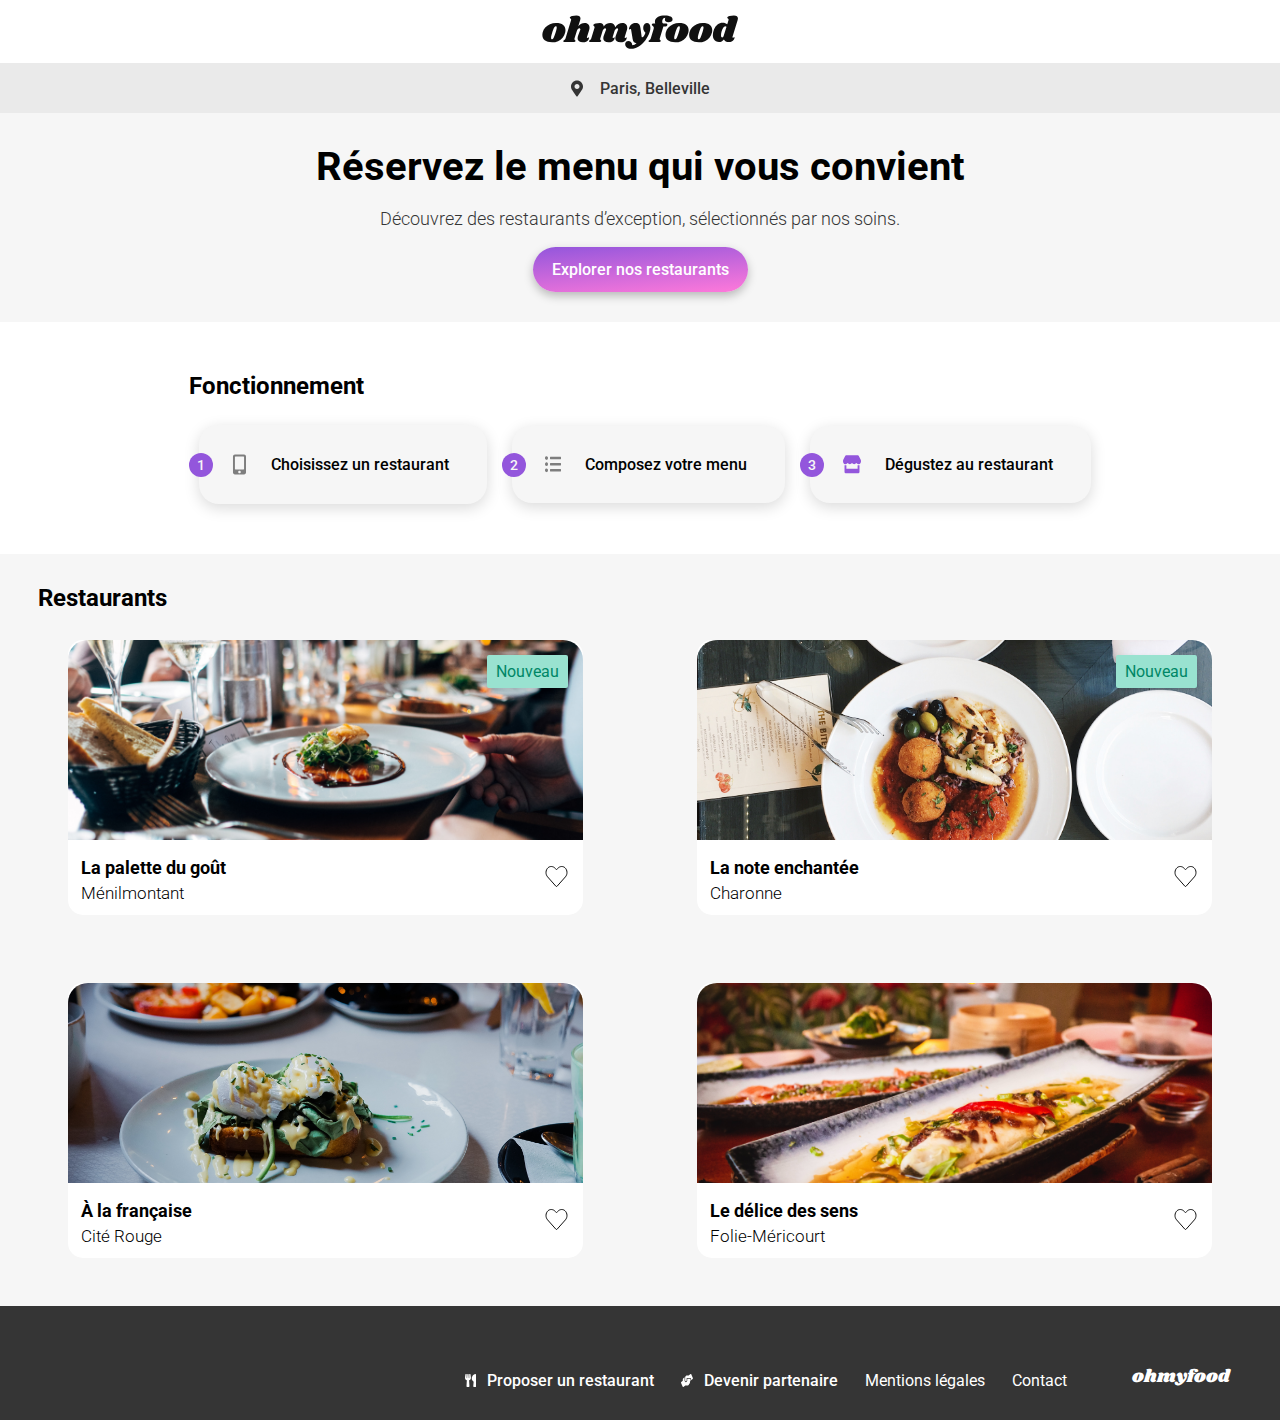
<file: index.html>
<!DOCTYPE html>
<html lang="fr">

<head>
    <meta charset="UTF-8">
    <meta name="viewport" content="width=device-width, initial-scale=1.0">
    <title>Ohmyfood</title>
    <!-- Font Shrikhand-->
    <link rel="preconnect" href="https://fonts.googleapis.com">
    <link rel="preconnect" href="https://fonts.gstatic.com" crossorigin>
    <link href="https://fonts.googleapis.com/css2?family=Shrikhand&display=swap" rel="stylesheet">
    <!-- Font Roboto-->
    <link rel="preconnect" href="https://fonts.googleapis.com">
    <link rel="preconnect" href="https://fonts.gstatic.com" crossorigin>
    <link href="https://fonts.googleapis.com/css2?family=Roboto:wght@300;400;500&display=swap" rel="stylesheet">
    <!--CSS-->
    <link rel="stylesheet" href="./CSS/main-index.css">
</head>

<body>
    <div class="container-loader">
        <div class="container-loader__loader">
            <div class="container-loader__loader__bar container-loader__loader__bar--1"></div>
            <div class="container-loader__loader__bar container-loader__loader__bar--2"></div>
            <div class="container-loader__loader__bar container-loader__loader__bar--3"></div>
            <div class="container-loader__loader__bar container-loader__loader__bar--4"></div>
        </div>
    </div>


    <header class="header">
        <div class="header__logo">
            <img class="header__logo__img" src="./assets/images/logo/ohmyfood@2x.svg" alt="Logo Ohmyfood">
        </div>
        <div class="header__location">
            <img class="header__location__icon" src="./assets/images/icons/location-icon.svg"
                alt="icone de localisation" aria-hidden="true">
            <p class="header__location__text">Paris, Belleville</p>
        </div>
    </header>

    <section class="homepage-presentation">
        <h1 class="homepage-presentation__h1">Réservez le menu qui vous convient</h1>
        <p class="homepage-presentation__subtitle">Découvrez des restaurants d’exception, sélectionnés par nos
            soins.
        </p>
        <button class="homepage-presentation__btn btn-action">Explorer nos restaurants</button>
    </section>
    <section class="instruction-section">
        <div class="instructions">
            <h2 class="instructions__title">Fonctionnement</h2>
            <ul class="instructions__list">
                <li class="instructions__list__component">
                    <p class="instructions__list__component__numbers">1</p>
                    <img class="instructions__list__component__icon" src="./assets/images/icons/mobile-icon.svg"
                        alt="icone de l'instruction" aria-hidden="true">
                    <p class="instructions__list__component__text">Choisissez un restaurant</p>
                </li>
                <li class="instructions__list__component">
                    <p class="instructions__list__component__numbers">2</p>
                    <img class="instructions__list__component__icon" src="./assets/images/icons/list-icon.svg"
                        alt="icone de l'instruction" aria-hidden="true">
                    <p class="instructions__list__component__text">Composez votre menu</p>
                </li>
                <li class="instructions__list__component">
                    <p class="instructions__list__component__numbers">3</p>
                    <img class="instructions__list__component__icon" src="./assets/images/icons/store-icon.svg"
                        alt="icone de l'instruction" aria-hidden="true">
                    <p class="instructions__list__component__text">Dégustez au restaurant</p>
                </li>
            </ul>
        </div>
    </section>
    <section class="restaurant-section">
        <div class="restaurant">
            <h2 class="restaurant__title">Restaurants</h2>
            <div class="restaurant__container">
                <article class="restaurant__container__card">
                    <a href="./restaurants-pages/la-palette-du-gout.html">
                        <img class="restaurant__container__card__img"
                            src="./assets/images/restaurants/jay-wennington-N_Y88TWmGwA-unsplash.jpg"
                            alt="Image d'un plat représentant le restaurant La palette du goût">
                        <span class="restaurant__container__card__nametag-new">Nouveau</span>
                        <h3 class="restaurant__container__card__title">La palette du goût</h3>
                        <p class="restaurant__container__card__subtitle">Ménilmontant</p>
                    </a>
                    <button class="restaurant__container__card__heart-btn heart-btn"><svg
                            class="restaurant__container__card__heart-btn__icon heart-btn__icon"
                            xmlns="http://www.w3.org/2000/svg" width="23" height="21" viewBox="0 0 23 21" fill="none">
                            <path
                                d="M10.2797 2.40514L10.2802 2.40576L11.1267 3.35732L11.5003 3.77727L11.8739 3.35732L12.7203 2.40576L12.7206 2.40551C14.7223 0.15233 17.9032 -0.16945 20.024 1.80187C22.5183 4.1243 22.6557 8.32326 20.412 10.8492L20.4119 10.8493L12.0976 20.2148C12.0975 20.2149 12.0975 20.2149 12.0975 20.2149C11.7593 20.5955 11.237 20.5955 10.8988 20.2149C10.8988 20.2149 10.8987 20.2149 10.8987 20.2148L2.58455 10.8495C0.344816 8.32357 0.482213 4.1245 2.9764 1.80201C5.09737 -0.16965 8.28247 0.152585 10.2797 2.40514Z"
                                stroke="#101010" />
                            <path class="heart-fill"
                                d="M10.2797 2.40514L10.2802 2.40576L11.1267 3.35732L11.5003 3.77727L11.8739 3.35732L12.7203 2.40576L12.7206 2.40551C14.7223 0.15233 17.9032 -0.16945 20.024 1.80187C22.5183 4.1243 22.6557 8.32326 20.412 10.8492L20.4119 10.8493L12.0976 20.2148C12.0975 20.2149 12.0975 20.2149 12.0975 20.2149C11.7593 20.5955 11.237 20.5955 10.8988 20.2149C10.8988 20.2149 10.8987 20.2149 10.8987 20.2148L2.58455 10.8495C0.344816 8.32357 0.482213 4.1245 2.9764 1.80201C5.09737 -0.16965 8.28247 0.152585 10.2797 2.40514Z"
                                fill="url(#btn-gradient)" stroke="url(#btn-gradient)" />
                        </svg></button>
                </article>
                <article class="restaurant__container__card">
                    <a href="./restaurants-pages/la-note-enchantee.html">
                        <img class="restaurant__container__card__img"
                            src="./assets/images/restaurants/stil-u2Lp8tXIcjw-unsplash.jpg"
                            alt="Image d'un plat représentant le restaurant La note enchantée">
                        <span class="restaurant__container__card__nametag-new">Nouveau</span>
                        <h3 class="restaurant__container__card__title">La note enchantée</h3>
                        <p class="restaurant__container__card__subtitle">Charonne</p>
                    </a>
                    <button class="restaurant__container__card__heart-btn heart-btn"><svg
                            class="restaurant__container__card__heart-btn__icon heart-btn__icon"
                            xmlns="http://www.w3.org/2000/svg" width="23" height="21" viewBox="0 0 23 21" fill="none">
                            <path
                                d="M10.2797 2.40514L10.2802 2.40576L11.1267 3.35732L11.5003 3.77727L11.8739 3.35732L12.7203 2.40576L12.7206 2.40551C14.7223 0.15233 17.9032 -0.16945 20.024 1.80187C22.5183 4.1243 22.6557 8.32326 20.412 10.8492L20.4119 10.8493L12.0976 20.2148C12.0975 20.2149 12.0975 20.2149 12.0975 20.2149C11.7593 20.5955 11.237 20.5955 10.8988 20.2149C10.8988 20.2149 10.8987 20.2149 10.8987 20.2148L2.58455 10.8495C0.344816 8.32357 0.482213 4.1245 2.9764 1.80201C5.09737 -0.16965 8.28247 0.152585 10.2797 2.40514Z"
                                stroke="#101010" />
                            <path class="heart-fill"
                                d="M10.2797 2.40514L10.2802 2.40576L11.1267 3.35732L11.5003 3.77727L11.8739 3.35732L12.7203 2.40576L12.7206 2.40551C14.7223 0.15233 17.9032 -0.16945 20.024 1.80187C22.5183 4.1243 22.6557 8.32326 20.412 10.8492L20.4119 10.8493L12.0976 20.2148C12.0975 20.2149 12.0975 20.2149 12.0975 20.2149C11.7593 20.5955 11.237 20.5955 10.8988 20.2149C10.8988 20.2149 10.8987 20.2149 10.8987 20.2148L2.58455 10.8495C0.344816 8.32357 0.482213 4.1245 2.9764 1.80201C5.09737 -0.16965 8.28247 0.152585 10.2797 2.40514Z"
                                fill="url(#btn-gradient)" stroke="url(#btn-gradient)" />
                        </svg></button>
                </article>
                <article class="restaurant__container__card">
                    <a href="./restaurants-pages/a-la-francaise.html">
                        <img class="restaurant__container__card__img"
                            src="./assets/images/restaurants/toa-heftiba-DQKerTsQwi0-unsplash.jpg"
                            alt="Image d'un plat représentant le restaurant À la française">
                        <h3 class="restaurant__container__card__title">À la française</h3>
                        <p class="restaurant__container__card__subtitle">Cité Rouge
                        </p>
                    </a>
                    <button class="restaurant__container__card__heart-btn heart-btn"><svg
                            class="restaurant__container__card__heart-btn__icon heart-btn__icon"
                            xmlns="http://www.w3.org/2000/svg" width="23" height="21" viewBox="0 0 23 21" fill="none">
                            <path
                                d="M10.2797 2.40514L10.2802 2.40576L11.1267 3.35732L11.5003 3.77727L11.8739 3.35732L12.7203 2.40576L12.7206 2.40551C14.7223 0.15233 17.9032 -0.16945 20.024 1.80187C22.5183 4.1243 22.6557 8.32326 20.412 10.8492L20.4119 10.8493L12.0976 20.2148C12.0975 20.2149 12.0975 20.2149 12.0975 20.2149C11.7593 20.5955 11.237 20.5955 10.8988 20.2149C10.8988 20.2149 10.8987 20.2149 10.8987 20.2148L2.58455 10.8495C0.344816 8.32357 0.482213 4.1245 2.9764 1.80201C5.09737 -0.16965 8.28247 0.152585 10.2797 2.40514Z"
                                stroke="#101010" />
                            <path class="heart-fill"
                                d="M10.2797 2.40514L10.2802 2.40576L11.1267 3.35732L11.5003 3.77727L11.8739 3.35732L12.7203 2.40576L12.7206 2.40551C14.7223 0.15233 17.9032 -0.16945 20.024 1.80187C22.5183 4.1243 22.6557 8.32326 20.412 10.8492L20.4119 10.8493L12.0976 20.2148C12.0975 20.2149 12.0975 20.2149 12.0975 20.2149C11.7593 20.5955 11.237 20.5955 10.8988 20.2149C10.8988 20.2149 10.8987 20.2149 10.8987 20.2148L2.58455 10.8495C0.344816 8.32357 0.482213 4.1245 2.9764 1.80201C5.09737 -0.16965 8.28247 0.152585 10.2797 2.40514Z"
                                fill="url(#btn-gradient)" stroke="url(#btn-gradient)" />
                        </svg></button>
                </article>
                <article class="restaurant__container__card">
                    <a href="./restaurants-pages/le-delice-des-sens.html">
                        <img class="restaurant__container__card__img"
                            src="./assets/images/restaurants/louis-hansel-shotsoflouis-qNBGVyOCY8Q-unsplash.jpg"
                            alt="Image d'un plat représentant le restaurant Le délice des sens">
                        <h3 class="restaurant__container__card__title">Le délice des sens</h3>
                        <p class="restaurant__container__card__subtitle">Folie-Méricourt</p>
                    </a>
                    <button class="restaurant__container__card__heart-btn heart-btn"><svg
                            class="restaurant__container__card__heart-btn__icon heart-btn__icon"
                            xmlns="http://www.w3.org/2000/svg" width="23" height="21" viewBox="0 0 23 21" fill="none">
                            <path
                                d="M10.2797 2.40514L10.2802 2.40576L11.1267 3.35732L11.5003 3.77727L11.8739 3.35732L12.7203 2.40576L12.7206 2.40551C14.7223 0.15233 17.9032 -0.16945 20.024 1.80187C22.5183 4.1243 22.6557 8.32326 20.412 10.8492L20.4119 10.8493L12.0976 20.2148C12.0975 20.2149 12.0975 20.2149 12.0975 20.2149C11.7593 20.5955 11.237 20.5955 10.8988 20.2149C10.8988 20.2149 10.8987 20.2149 10.8987 20.2148L2.58455 10.8495C0.344816 8.32357 0.482213 4.1245 2.9764 1.80201C5.09737 -0.16965 8.28247 0.152585 10.2797 2.40514Z"
                                stroke="#101010" />
                            <path class="heart-fill"
                                d="M10.2797 2.40514L10.2802 2.40576L11.1267 3.35732L11.5003 3.77727L11.8739 3.35732L12.7203 2.40576L12.7206 2.40551C14.7223 0.15233 17.9032 -0.16945 20.024 1.80187C22.5183 4.1243 22.6557 8.32326 20.412 10.8492L20.4119 10.8493L12.0976 20.2148C12.0975 20.2149 12.0975 20.2149 12.0975 20.2149C11.7593 20.5955 11.237 20.5955 10.8988 20.2149C10.8988 20.2149 10.8987 20.2149 10.8987 20.2148L2.58455 10.8495C0.344816 8.32357 0.482213 4.1245 2.9764 1.80201C5.09737 -0.16965 8.28247 0.152585 10.2797 2.40514Z"
                                fill="url(#btn-gradient)" stroke="url(#btn-gradient)" />
                        </svg></button>
                </article>
            </div>
        </div>
    </section>


    <footer class="footer">
        <h3 class="footer__logo">ohmyfood</h3>
        <ul class="footer__list">
            <li class="footer__list__component"><img class="footer__list__component__icon"
                    src="./assets/images/icons/fork-icon.svg" alt="icone fourchette" aria-hidden="true">
                <a href="#" class="footer__list__component__text footer__list__component__text--bold">Proposer un
                    restaurant
                </a>
            </li>
            <li class="footer__list__component"><img class="footer__list__component__icon"
                    src="./assets/images/icons/partner-icon.svg" alt="icone partenaire" aria-hidden="true">
                <a href="#" class="footer__list__component__text footer__list__component__text--bold">Devenir
                    partenaire</a>
            </li>
            <li class="footer__list__component">
                <a href="#" class="footer__list__component__text">Mentions légales</a>
            </li>
            <li class="footer__list__component">
                <a href="mailto:contact@ohmyfood.com" class="footer__list__component__text">Contact</a>
            </li>
        </ul>

    </footer>


    <!--SVG gradient-->
    <svg style="width:0;height:0;position:absolute;" aria-hidden="true" focusable="false">
        <linearGradient id="btn-gradient" x1="46%" y1="0%" x2="54%" y2="100%">

            <stop offset="0%" style="stop-color:rgb(147,86,220);stop-opacity:1.00" />
            <stop offset="100%" style="stop-color:rgb(255,121,218);stop-opacity:1.00" />

        </linearGradient>
    </svg>
    <!---->
</body>


</html>
</file>
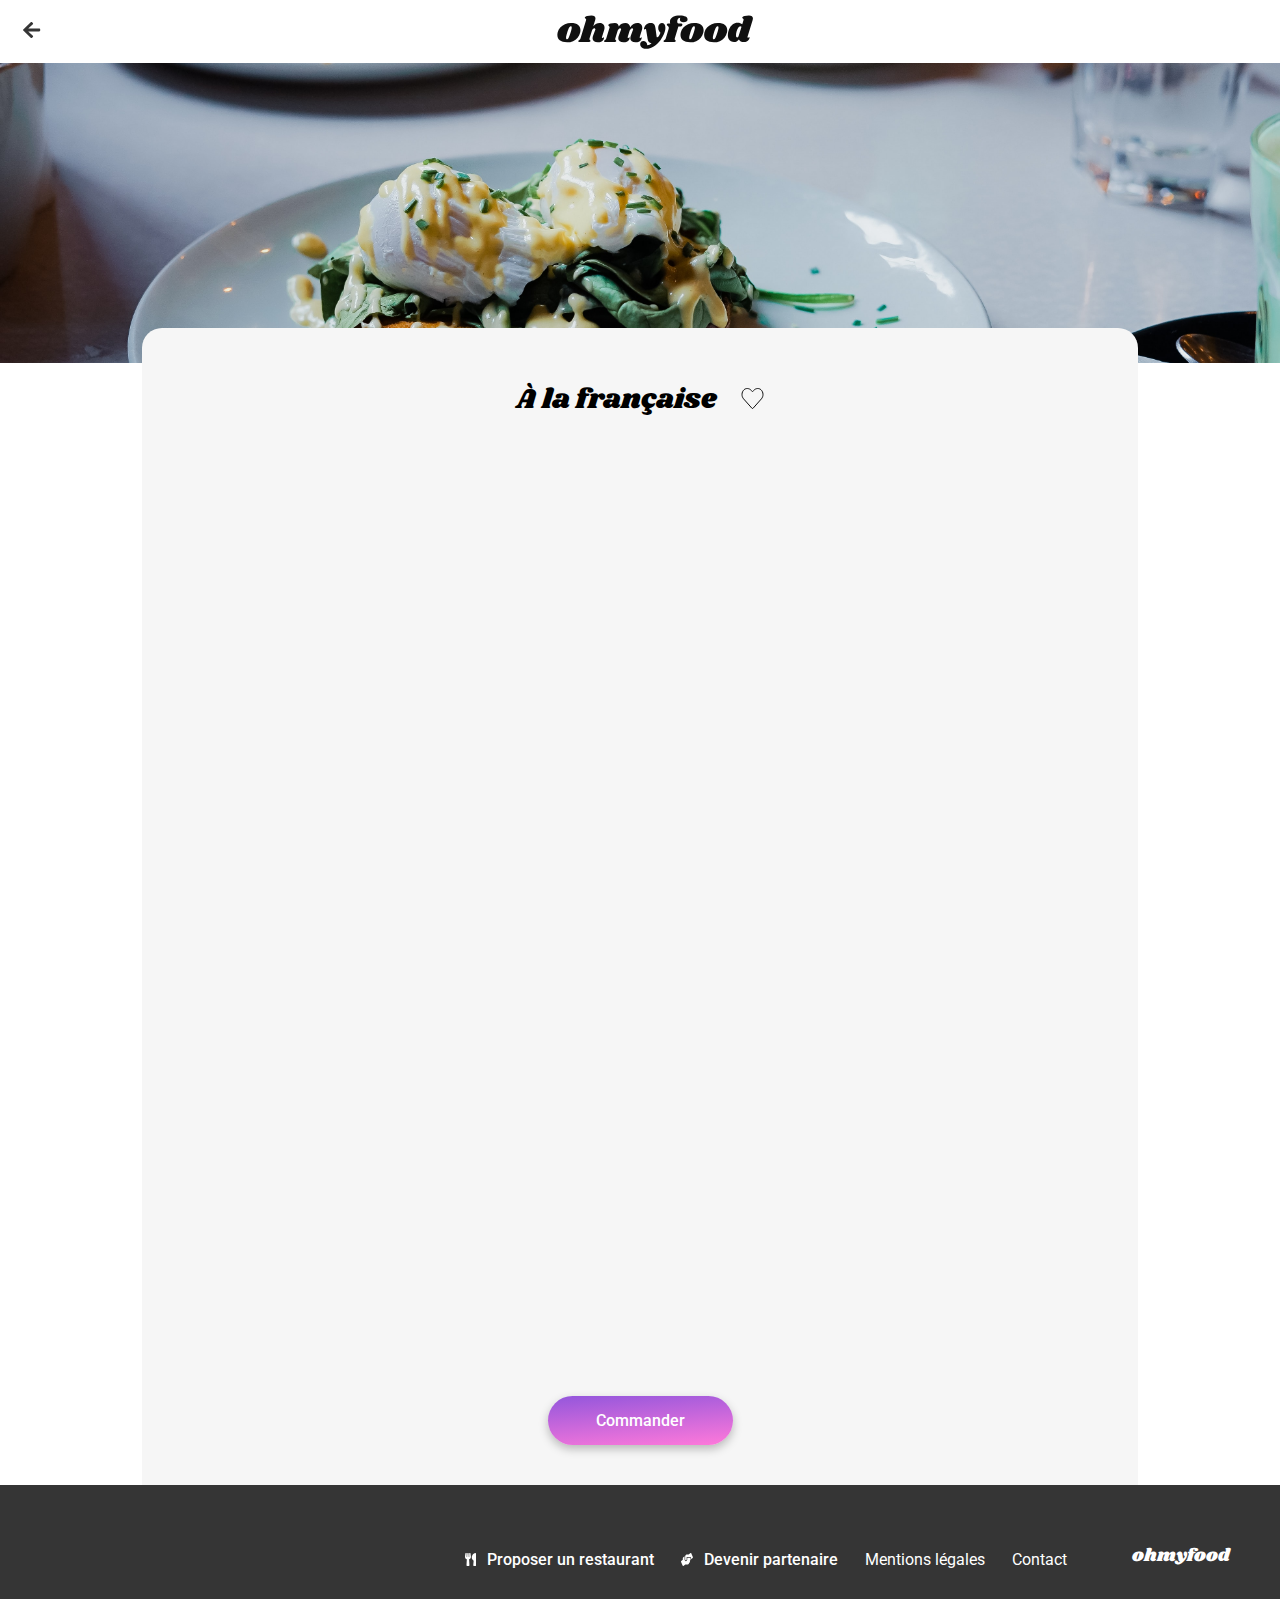
<file: restaurants-pages/a-la-francaise.html>
<!DOCTYPE html>
<html lang="fr">

<head>
    <meta charset="UTF-8">
    <meta name="viewport" content="width=device-width, initial-scale=1.0">
    <title>À la française</title>
    <!-- Font Shrikhand-->
    <link rel="preconnect" href="https://fonts.googleapis.com">
    <link rel="preconnect" href="https://fonts.gstatic.com" crossorigin>
    <link href="https://fonts.googleapis.com/css2?family=Shrikhand&display=swap" rel="stylesheet">
    <!-- Font Roboto-->
    <link rel="preconnect" href="https://fonts.googleapis.com">
    <link rel="preconnect" href="https://fonts.gstatic.com" crossorigin>
    <link href="https://fonts.googleapis.com/css2?family=Roboto:wght@300;400;500&display=swap" rel="stylesheet">
    <!--CSS-->
    <link rel="stylesheet" href="../CSS/main-restaurant.css">
</head>

<body>
    <header class="header--page">
        <div class="header--page__goback">
            <a href="../index.html">
                <img class="header__goback__img" src="../assets/images/icons/goback-icon.svg" alt="Retour">
            </a>
        </div>

        <div class="header__logo header__logo--page">
            <img class="header__logo__img" src="../assets/images/logo/ohmyfood@2x.svg" alt="Logo Ohmyfood">
        </div>
    </header>

    <div class="banner">
        <img class="banner__img" src="../assets/images/restaurants/toa-heftiba-DQKerTsQwi0-unsplash.jpg"
            alt="Bannière du restaurant">
    </div>
    <section class="menu">
        <div class="menu__header">
            <h1 class="menu__header__title">À la française</h1>
            <button class="menu__header__heart-btn heart-btn"><svg class="menu__header__heart-btn__icon heart-btn__icon"
                    xmlns="http://www.w3.org/2000/svg" width="23" height="21" viewBox="0 0 23 21" fill="none">
                    <path
                        d="M10.2797 2.40514L10.2802 2.40576L11.1267 3.35732L11.5003 3.77727L11.8739 3.35732L12.7203 2.40576L12.7206 2.40551C14.7223 0.15233 17.9032 -0.16945 20.024 1.80187C22.5183 4.1243 22.6557 8.32326 20.412 10.8492L20.4119 10.8493L12.0976 20.2148C12.0975 20.2149 12.0975 20.2149 12.0975 20.2149C11.7593 20.5955 11.237 20.5955 10.8988 20.2149C10.8988 20.2149 10.8987 20.2149 10.8987 20.2148L2.58455 10.8495C0.344816 8.32357 0.482213 4.1245 2.9764 1.80201C5.09737 -0.16965 8.28247 0.152585 10.2797 2.40514Z"
                        stroke="#101010" />
                    <path class="heart-fill"
                        d="M10.2797 2.40514L10.2802 2.40576L11.1267 3.35732L11.5003 3.77727L11.8739 3.35732L12.7203 2.40576L12.7206 2.40551C14.7223 0.15233 17.9032 -0.16945 20.024 1.80187C22.5183 4.1243 22.6557 8.32326 20.412 10.8492L20.4119 10.8493L12.0976 20.2148C12.0975 20.2149 12.0975 20.2149 12.0975 20.2149C11.7593 20.5955 11.237 20.5955 10.8988 20.2149C10.8988 20.2149 10.8987 20.2149 10.8987 20.2148L2.58455 10.8495C0.344816 8.32357 0.482213 4.1245 2.9764 1.80201C5.09737 -0.16965 8.28247 0.152585 10.2797 2.40514Z"
                        fill="url(#btn-gradient)" stroke="url(#btn-gradient)" />
                </svg></button>
        </div>

        <div class="menu__div div__starter">
            <h2 class="menu__div__title">Entrées</h2>
            <article class="menu__div__article">
                <div class="menu__div__article__div">
                    <h3 class="menu__div__article__title">Tartare de poulpe acidulé</h3>
                    <div class="menu__div__article__text">
                        <p class="menu__div__article__text__t">Aux zestes d'orange</p>
                        <p class="menu__div__article__text__p">25€</p>
                    </div>
                </div>
                <div class="menu__checkbox">
                    <img class="menu__checkbox__icon" src="../assets/images/icons/valid-icon.svg" alt="Article coché">
                </div>
            </article>

            <article class="menu__div__article">
                <div class="menu__div__article__div">
                    <h3 class="menu__div__article__title">Velouté de légumes d'antan</h3>
                    <div class="menu__div__article__text">
                        <p class="menu__div__article__text__t">Carotte, panais, topinambour</p>
                        <p class="menu__div__article__text__p">35€</p>
                    </div>
                </div>
                <div class="menu__checkbox">
                    <img class="menu__checkbox__icon" src="../assets/images/icons/valid-icon.svg" alt="Article coché">
                </div>
            </article>
            <article class="menu__div__article">
                <div class="menu__div__article__div">
                    <h3 class="menu__div__article__title">Soupe à l'oignon</h3>
                    <div class="menu__div__article__text">
                        <p class="menu__div__article__text__t">Revisitée</p>
                        <p class="menu__div__article__text__p">20€</p>
                    </div>
                </div>
                <div class="menu__checkbox">
                    <img class="menu__checkbox__icon" src="../assets/images/icons/valid-icon.svg" alt="Article coché">
                </div>
            </article>
        </div>

        <div class="menu__div div__main">
            <h2 class="menu__div__title">Plats</h2>
            <article class="menu__div__article">
                <div class="menu__div__article__div">
                    <h3 class="menu__div__article__title">Coquilles Saint-Jacques</h3>
                    <div class="menu__div__article__text">
                        <p class="menu__div__article__text__t">Accompagnées d'une purée de panais</p>
                        <p class="menu__div__article__text__p">40€</p>
                    </div>
                </div>
                <div class="menu__checkbox">
                    <img class="menu__checkbox__icon" src="../assets/images/icons/valid-icon.svg" alt="Article coché">
                </div>
            </article>
            <article class="menu__div__article">
                <div class="menu__div__article__div">
                    <h3 class="menu__div__article__title">Magret de canard</h3>
                    <div class="menu__div__article__text">
                        <p class="menu__div__article__text__t">Et parmentier de pommes de terre</p>
                        <p class="menu__div__article__text__p">35€</p>
                    </div>
                </div>
                <div class="menu__checkbox">
                    <img class="menu__checkbox__icon" src="../assets/images/icons/valid-icon.svg" alt="Article coché">
                </div>
            </article>
            <article class="menu__div__article">
                <div class="menu__div__article__div">
                    <h3 class="menu__div__article__title">Pigeonneau d'Ille-et-Vilaine</h3>
                    <div class="menu__div__article__text">
                        <p class="menu__div__article__text__t">Sur son lit de gnocchis aux légumes</p>
                        <p class="menu__div__article__text__p">44€</p>
                    </div>
                </div>
                <div class="menu__checkbox">
                    <img class="menu__checkbox__icon" src="../assets/images/icons/valid-icon.svg" alt="Article coché">
                </div>
            </article>
        </div>

        <div class="menu__div div__dessert">
            <h2 class="menu__div__title">Desserts</h2>
            <article class="menu__div__article">
                <div class="menu__div__article__div">
                    <h3 class="menu__div__article__title">Pétales de violettes glacés</h3>
                    <div class="menu__div__article__text">
                        <p class="menu__div__article__text__t">Et purée de noisettes</p>
                        <p class="menu__div__article__text__p">18€</p>
                    </div>
                </div>
                <div class="menu__checkbox">
                    <img class="menu__checkbox__icon" src="../assets/images/icons/valid-icon.svg" alt="Article coché">
                </div>
            </article>
            <article class="menu__div__article">
                <div class="menu__div__article__div">
                    <h3 class="menu__div__article__title">Fondant au chocolat</h3>
                    <div class="menu__div__article__text">
                        <p class="menu__div__article__text__t">Revisité</p>
                        <p class="menu__div__article__text__p">22€</p>
                    </div>
                </div>
                <div class="menu__checkbox">
                    <img class="menu__checkbox__icon" src="../assets/images/icons/valid-icon.svg" alt="Article coché">
                </div>
            </article>
            <article class="menu__div__article">
                <div class="menu__div__article__div">
                    <h3 class="menu__div__article__title">Millefeuille croustillant</h3>
                    <div class="menu__div__article__text">
                        <p class="menu__div__article__text__t">Myrtilles et pâte d'amande</p>
                        <p class="menu__div__article__text__p">23€</p>
                    </div>
                </div>
                <div class="menu__checkbox">
                    <img class="menu__checkbox__icon" src="../assets/images/icons/valid-icon.svg" alt="Article coché">
                </div>
            </article>
        </div>
        <button class="btn-action btn-action--order">Commander</button>
    </section>

    <footer class="footer">
        <h3 class="footer__logo">ohmyfood</h3>
        <ul class="footer__list">
            <li class="footer__list__component"><img class="footer__list__component__icon"
                    src="../assets/images/icons/fork-icon.svg" alt="icone fourchette" aria-hidden="true">
                <a href="#" class="footer__list__component__text footer__list__component__text--bold">Proposer un
                    restaurant
                </a>
            </li>
            <li class="footer__list__component"><img class="footer__list__component__icon"
                    src="../assets/images/icons/partner-icon.svg" alt="icone partenaire" aria-hidden="true">
                <a href="#" class="footer__list__component__text footer__list__component__text--bold">Devenir
                    partenaire</a>
            </li>
            <li class="footer__list__component">
                <a href="#" class="footer__list__component__text">Mentions légales</a>
            </li>
            <li class="footer__list__component">
                <a href="mailto:contact@ohmyfood.com" class="footer__list__component__text">Contact</a>
            </li>
        </ul>

    </footer>

    <!--SVG gradient-->
    <svg style="width:0;height:0;position:absolute;" aria-hidden="true" focusable="false">
        <linearGradient id="btn-gradient" x1="46%" y1="0%" x2="54%" y2="100%">

            <stop offset="0%" style="stop-color:rgb(147,86,220);stop-opacity:1.00" />
            <stop offset="100%" style="stop-color:rgb(255,121,218);stop-opacity:1.00" />

        </linearGradient>
    </svg>
    <!---->
</body>

</html>
</file>
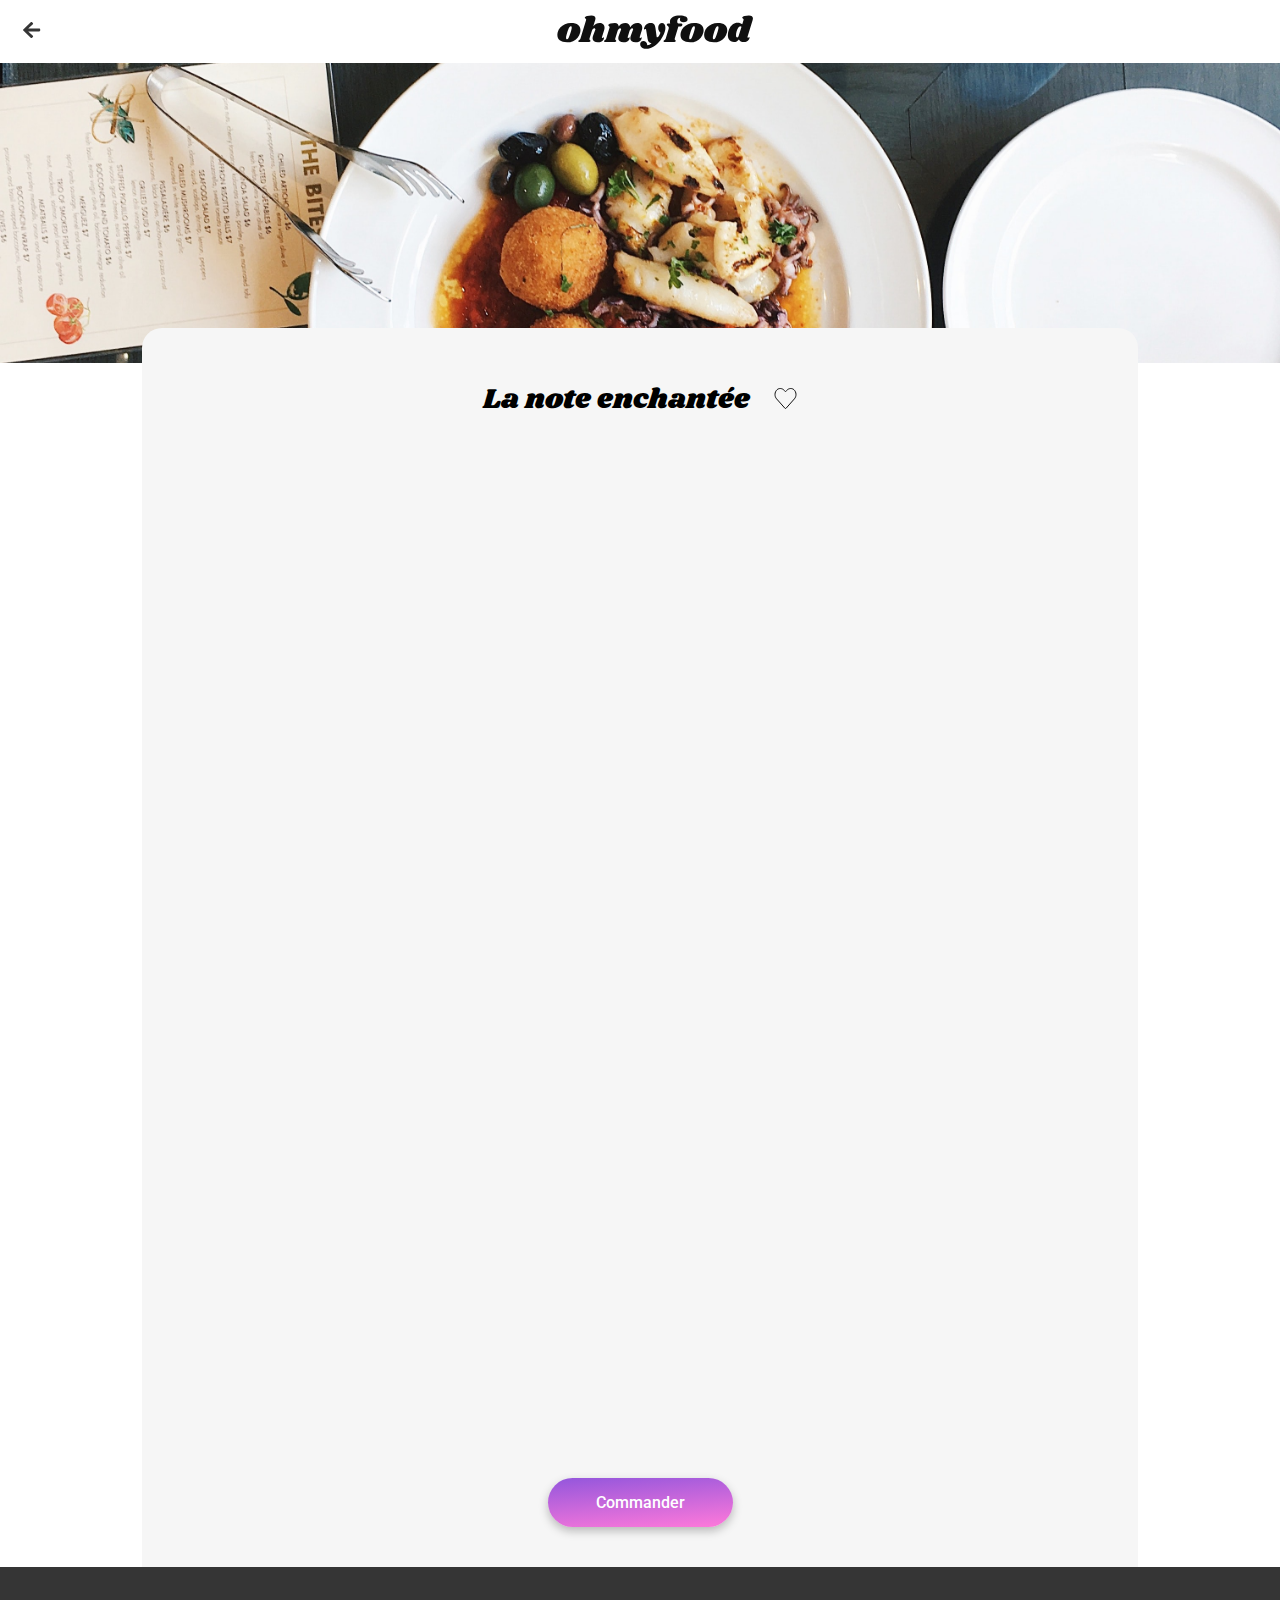
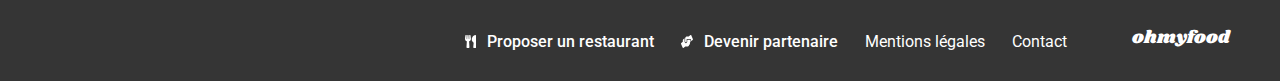
<file: restaurants-pages/la-note-enchantee.html>
<!DOCTYPE html>
<html lang="fr">

<head>
    <meta charset="UTF-8">
    <meta name="viewport" content="width=device-width, initial-scale=1.0">
    <title>La note enchantée</title>
    <!-- Font Shrikhand-->
    <link rel="preconnect" href="https://fonts.googleapis.com">
    <link rel="preconnect" href="https://fonts.gstatic.com" crossorigin>
    <link href="https://fonts.googleapis.com/css2?family=Shrikhand&display=swap" rel="stylesheet">
    <!-- Font Roboto-->
    <link rel="preconnect" href="https://fonts.googleapis.com">
    <link rel="preconnect" href="https://fonts.gstatic.com" crossorigin>
    <link href="https://fonts.googleapis.com/css2?family=Roboto:wght@300;400;500&display=swap" rel="stylesheet">
    <!--CSS-->
    <link rel="stylesheet" href="../CSS/main-restaurant.css">
</head>

<body>
    <header class="header--page">
        <div class="header--page__goback">
            <a href="../index.html">
                <img class="header__goback__img" src="../assets/images/icons/goback-icon.svg" alt="Retour">
            </a>
        </div>

        <div class="header__logo header__logo--page">
            <img class="header__logo__img" src="../assets/images/logo/ohmyfood@2x.svg" alt="Logo Ohmyfood">
        </div>
    </header>

    <div class="banner">
        <img class="banner__img" src="../assets/images/restaurants/stil-u2Lp8tXIcjw-unsplash.jpg"
            alt="Bannière du restaurant">
    </div>
    <section class="menu">
        <div class="menu__header">
            <h1 class="menu__header__title">La note enchantée</h1>
            <button class="menu__header__heart-btn heart-btn"><svg class="menu__header__heart-btn__icon heart-btn__icon"
                    xmlns="http://www.w3.org/2000/svg" width="23" height="21" viewBox="0 0 23 21" fill="none">
                    <path
                        d="M10.2797 2.40514L10.2802 2.40576L11.1267 3.35732L11.5003 3.77727L11.8739 3.35732L12.7203 2.40576L12.7206 2.40551C14.7223 0.15233 17.9032 -0.16945 20.024 1.80187C22.5183 4.1243 22.6557 8.32326 20.412 10.8492L20.4119 10.8493L12.0976 20.2148C12.0975 20.2149 12.0975 20.2149 12.0975 20.2149C11.7593 20.5955 11.237 20.5955 10.8988 20.2149C10.8988 20.2149 10.8987 20.2149 10.8987 20.2148L2.58455 10.8495C0.344816 8.32357 0.482213 4.1245 2.9764 1.80201C5.09737 -0.16965 8.28247 0.152585 10.2797 2.40514Z"
                        stroke="#101010" />
                    <path class="heart-fill"
                        d="M10.2797 2.40514L10.2802 2.40576L11.1267 3.35732L11.5003 3.77727L11.8739 3.35732L12.7203 2.40576L12.7206 2.40551C14.7223 0.15233 17.9032 -0.16945 20.024 1.80187C22.5183 4.1243 22.6557 8.32326 20.412 10.8492L20.4119 10.8493L12.0976 20.2148C12.0975 20.2149 12.0975 20.2149 12.0975 20.2149C11.7593 20.5955 11.237 20.5955 10.8988 20.2149C10.8988 20.2149 10.8987 20.2149 10.8987 20.2148L2.58455 10.8495C0.344816 8.32357 0.482213 4.1245 2.9764 1.80201C5.09737 -0.16965 8.28247 0.152585 10.2797 2.40514Z"
                        fill="url(#btn-gradient)" stroke="url(#btn-gradient)" />
                </svg></button>
        </div>

        <div class="menu__div div__starter">
            <h2 class="menu__div__title">Entrées</h2>
            <article class="menu__div__article">
                <div class="menu__div__article__div">
                    <h3 class="menu__div__article__title">Ravioles de foie gras</h3>
                    <div class="menu__div__article__text">
                        <p class="menu__div__article__text__t">Accompagnées de leur crème à la truffe</p>
                        <p class="menu__div__article__text__p">25€</p>
                    </div>
                </div>
                <div class="menu__checkbox">
                    <img class="menu__checkbox__icon" src="../assets/images/icons/valid-icon.svg" alt="Article coché">
                </div>
            </article>

            <article class="menu__div__article">
                <div class="menu__div__article__div">
                    <h3 class="menu__div__article__title">Caviar osciètre</h3>
                    <div class="menu__div__article__text">
                        <p class="menu__div__article__text__t">Sur blini à la farine de blé noir</p>
                        <p class="menu__div__article__text__p">35€</p>
                    </div>
                </div>
                <div class="menu__checkbox">
                    <img class="menu__checkbox__icon" src="../assets/images/icons/valid-icon.svg" alt="Article coché">
                </div>
            </article>
            <article class="menu__div__article">
                <div class="menu__div__article__div">
                    <h3 class="menu__div__article__title">Homard et espuma de potiron</h3>
                    <div class="menu__div__article__text">
                        <p class="menu__div__article__text__t">Marinés aux zestes d'orange</p>
                        <p class="menu__div__article__text__p">20€</p>
                    </div>
                </div>
                <div class="menu__checkbox">
                    <img class="menu__checkbox__icon" src="../assets/images/icons/valid-icon.svg" alt="Article coché">
                </div>
            </article>
            <article class="menu__div__article">
                <div class="menu__div__article__div">
                    <h3 class="menu__div__article__title">Foie gras de canard cuit entier</h3>
                    <div class="menu__div__article__text">
                        <p class="menu__div__article__text__t">Confiture de figue et pain toasté</p>
                        <p class="menu__div__article__text__p">35€</p>
                    </div>
                </div>
                <div class="menu__checkbox">
                    <img class="menu__checkbox__icon" src="../assets/images/icons/valid-icon.svg" alt="Article coché">
                </div>
            </article>
        </div>

        <div class="menu__div div__main">
            <h2 class="menu__div__title">Plats</h2>
            <article class="menu__div__article">
                <div class="menu__div__article__div">
                    <h3 class="menu__div__article__title">Noix de coquilles Saint-Jacques</h3>
                    <div class="menu__div__article__text">
                        <p class="menu__div__article__text__t">Sur lit de purée de céleri-rave</p>
                        <p class="menu__div__article__text__p">40€</p>
                    </div>
                </div>
                <div class="menu__checkbox">
                    <img class="menu__checkbox__icon" src="../assets/images/icons/valid-icon.svg" alt="Article coché">
                </div>
            </article>
            <article class="menu__div__article">
                <div class="menu__div__article__div">
                    <h3 class="menu__div__article__title">Langoustine poêlée</h3>
                    <div class="menu__div__article__text">
                        <p class="menu__div__article__text__t">Purée de patate douce</p>
                        <p class="menu__div__article__text__p">35€</p>
                    </div>
                </div>
                <div class="menu__checkbox">
                    <img class="menu__checkbox__icon" src="../assets/images/icons/valid-icon.svg" alt="Article coché">
                </div>
            </article>
            <article class="menu__div__article">
                <div class="menu__div__article__div">
                    <h3 class="menu__div__article__title">Mijoté de queue de bœuf</h3>
                    <div class="menu__div__article__text">
                        <p class="menu__div__article__text__t">Et riz sauvage aux zestes de citron</p>
                        <p class="menu__div__article__text__p">45€</p>
                    </div>
                </div>
                <div class="menu__checkbox">
                    <img class="menu__checkbox__icon" src="../assets/images/icons/valid-icon.svg" alt="Article coché">
                </div>
            </article>
        </div>

        <div class="menu__div div__dessert">
            <h2 class="menu__div__title">Desserts</h2>
            <article class="menu__div__article">
                <div class="menu__div__article__div">
                    <h3 class="menu__div__article__title">Macaron noisette et chocolat</h3>
                    <div class="menu__div__article__text">
                        <p class="menu__div__article__text__t">Glace au caramel brun et sel de Guérande</p>
                        <p class="menu__div__article__text__p">18€</p>
                    </div>
                </div>
                <div class="menu__checkbox">
                    <img class="menu__checkbox__icon" src="../assets/images/icons/valid-icon.svg" alt="Article coché">
                </div>
            </article>
            <article class="menu__div__article">
                <div class="menu__div__article__div">
                    <h3 class="menu__div__article__title">Baba au rhum revisité</h3>
                    <div class="menu__div__article__text">
                        <p class="menu__div__article__text__t">Avec son coulis de citron</p>
                        <p class="menu__div__article__text__p">22€</p>
                    </div>
                </div>
                <div class="menu__checkbox">
                    <img class="menu__checkbox__icon" src="../assets/images/icons/valid-icon.svg" alt="Article coché">
                </div>
            </article>
            <article class="menu__div__article">
                <div class="menu__div__article__div">
                    <h3 class="menu__div__article__title">Tarte au citron meringuée</h3>
                    <div class="menu__div__article__text">
                        <p class="menu__div__article__text__t">Déstructurée</p>
                        <p class="menu__div__article__text__p">23€</p>
                    </div>
                </div>
                <div class="menu__checkbox">
                    <img class="menu__checkbox__icon" src="../assets/images/icons/valid-icon.svg" alt="Article coché">
                </div>
            </article>
        </div>
        <button class="btn-action btn-action--order">Commander</button>
    </section>

    <footer class="footer">
        <h3 class="footer__logo">ohmyfood</h3>
        <ul class="footer__list">
            <li class="footer__list__component"><img class="footer__list__component__icon"
                    src="../assets/images/icons/fork-icon.svg" alt="icone fourchette" aria-hidden="true">
                <a href="#" class="footer__list__component__text footer__list__component__text--bold">Proposer un
                    restaurant
                </a>
            </li>
            <li class="footer__list__component"><img class="footer__list__component__icon"
                    src="../assets/images/icons/partner-icon.svg" alt="icone partenaire" aria-hidden="true">
                <a href="#" class="footer__list__component__text footer__list__component__text--bold">Devenir
                    partenaire</a>
            </li>
            <li class="footer__list__component">
                <a href="#" class="footer__list__component__text">Mentions légales</a>
            </li>
            <li class="footer__list__component">
                <a href="mailto:contact@ohmyfood.com" class="footer__list__component__text">Contact</a>
            </li>
        </ul>

    </footer>

    <!--SVG gradient-->
    <svg style="width:0;height:0;position:absolute;" aria-hidden="true" focusable="false">
        <linearGradient id="btn-gradient" x1="46%" y1="0%" x2="54%" y2="100%">

            <stop offset="0%" style="stop-color:rgb(147,86,220);stop-opacity:1.00" />
            <stop offset="100%" style="stop-color:rgb(255,121,218);stop-opacity:1.00" />

        </linearGradient>
    </svg>
    <!---->
</body>

</html>
</file>
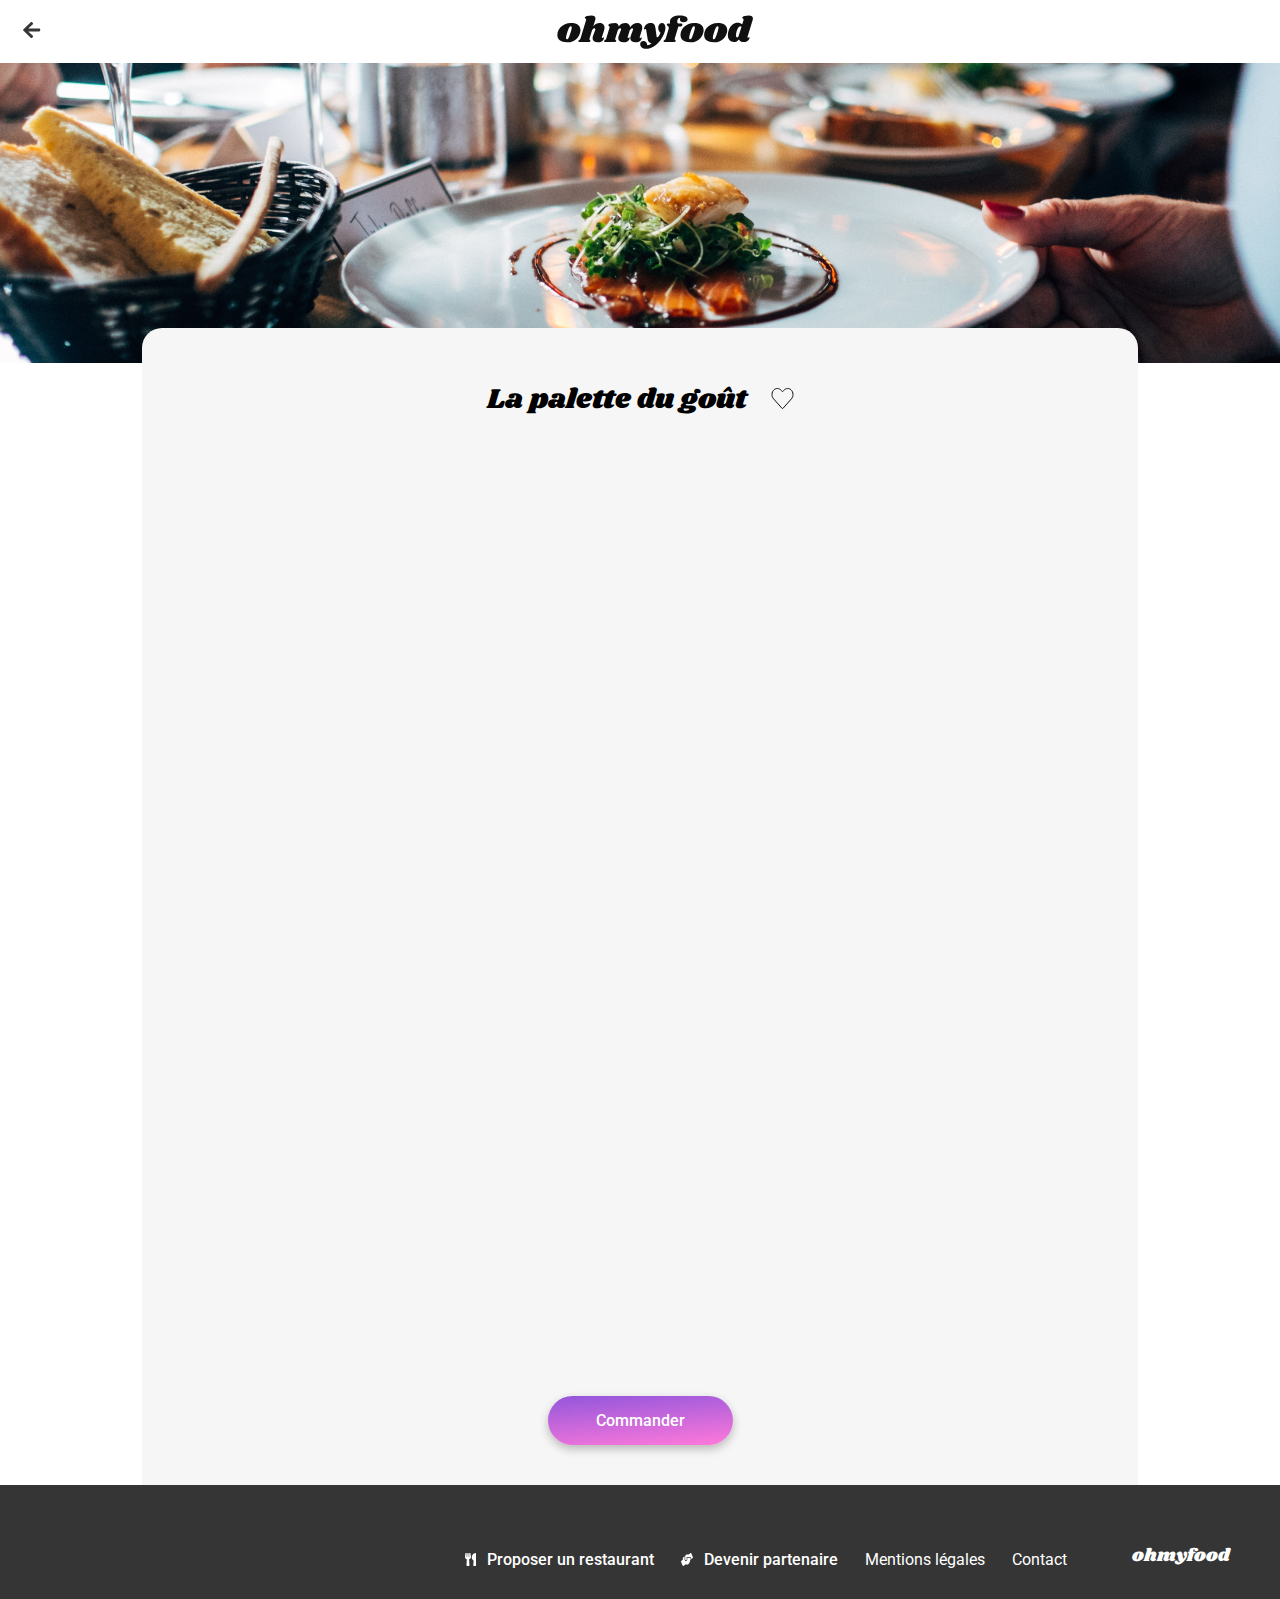
<file: restaurants-pages/la-palette-du-gout.html>
<!DOCTYPE html>
<html lang="fr">

<head>
    <meta charset="UTF-8">
    <meta name="viewport" content="width=device-width, initial-scale=1.0">
    <title>La palette du goût</title>
    <!-- Font Shrikhand-->
    <link rel="preconnect" href="https://fonts.googleapis.com">
    <link rel="preconnect" href="https://fonts.gstatic.com" crossorigin>
    <link href="https://fonts.googleapis.com/css2?family=Shrikhand&display=swap" rel="stylesheet">
    <!-- Font Roboto-->
    <link rel="preconnect" href="https://fonts.googleapis.com">
    <link rel="preconnect" href="https://fonts.gstatic.com" crossorigin>
    <link href="https://fonts.googleapis.com/css2?family=Roboto:wght@300;400;500&display=swap" rel="stylesheet">
    <!--CSS-->
    <link rel="stylesheet" href="../CSS/main-restaurant.css">
</head>

<body>
    <header class="header--page">
        <div class="header--page__goback">
            <a href="../index.html">
                <img class="header__goback__img" src="../assets/images/icons/goback-icon.svg" alt="Retour">
            </a>
        </div>

        <div class="header__logo header__logo--page">
            <img class="header__logo__img" src="../assets/images/logo/ohmyfood@2x.svg" alt="Logo Ohmyfood">
        </div>
    </header>

    <div class="banner">
        <img class="banner__img" src="../assets/images/restaurants/jay-wennington-N_Y88TWmGwA-unsplash.jpg"
            alt="Bannière du restaurant">
    </div>
    <section class="menu">
        <div class="menu__header">
            <h1 class="menu__header__title">La palette du goût</h1>
            <button class="menu__header__heart-btn heart-btn"><svg class="menu__header__heart-btn__icon heart-btn__icon"
                    xmlns="http://www.w3.org/2000/svg" width="23" height="21" viewBox="0 0 23 21" fill="none">
                    <path
                        d="M10.2797 2.40514L10.2802 2.40576L11.1267 3.35732L11.5003 3.77727L11.8739 3.35732L12.7203 2.40576L12.7206 2.40551C14.7223 0.15233 17.9032 -0.16945 20.024 1.80187C22.5183 4.1243 22.6557 8.32326 20.412 10.8492L20.4119 10.8493L12.0976 20.2148C12.0975 20.2149 12.0975 20.2149 12.0975 20.2149C11.7593 20.5955 11.237 20.5955 10.8988 20.2149C10.8988 20.2149 10.8987 20.2149 10.8987 20.2148L2.58455 10.8495C0.344816 8.32357 0.482213 4.1245 2.9764 1.80201C5.09737 -0.16965 8.28247 0.152585 10.2797 2.40514Z"
                        stroke="#101010" />
                    <path class="heart-fill"
                        d="M10.2797 2.40514L10.2802 2.40576L11.1267 3.35732L11.5003 3.77727L11.8739 3.35732L12.7203 2.40576L12.7206 2.40551C14.7223 0.15233 17.9032 -0.16945 20.024 1.80187C22.5183 4.1243 22.6557 8.32326 20.412 10.8492L20.4119 10.8493L12.0976 20.2148C12.0975 20.2149 12.0975 20.2149 12.0975 20.2149C11.7593 20.5955 11.237 20.5955 10.8988 20.2149C10.8988 20.2149 10.8987 20.2149 10.8987 20.2148L2.58455 10.8495C0.344816 8.32357 0.482213 4.1245 2.9764 1.80201C5.09737 -0.16965 8.28247 0.152585 10.2797 2.40514Z"
                        fill="url(#btn-gradient)" stroke="url(#btn-gradient)" />
                </svg></button>
        </div>

        <div class="menu__div div__starter">
            <h2 class="menu__div__title">Entrées</h2>
            <article class="menu__div__article">
                <div class="menu__div__article__div">
                    <h3 class="menu__div__article__title">Fricassée d'escargots</h3>
                    <div class="menu__div__article__text">
                        <p class="menu__div__article__text__t">Au piment d'Espelette</p>
                        <p class="menu__div__article__text__p">25€</p>
                    </div>
                </div>
                <div class="menu__checkbox">
                    <img class="menu__checkbox__icon" src="../assets/images/icons/valid-icon.svg" alt="Article coché">
                </div>
            </article>

            <article class="menu__div__article">
                <div class="menu__div__article__div">
                    <h3 class="menu__div__article__title">Foie gras de canard mi-cuit</h3>
                    <div class="menu__div__article__text">
                        <p class="menu__div__article__text__t">Et ses copeaux de truffe noire</p>
                        <p class="menu__div__article__text__p">35€</p>
                    </div>
                </div>
                <div class="menu__checkbox">
                    <img class="menu__checkbox__icon" src="../assets/images/icons/valid-icon.svg" alt="Article coché">
                </div>
            </article>
            <article class="menu__div__article">
                <div class="menu__div__article__div">
                    <h3 class="menu__div__article__title">Œuf au plat</h3>
                    <div class="menu__div__article__text">
                        <p class="menu__div__article__text__t">Assaisonné à la truffe sur lit de caviar</p>
                        <p class="menu__div__article__text__p">20€</p>
                    </div>
                </div>
                <div class="menu__checkbox">
                    <img class="menu__checkbox__icon" src="../assets/images/icons/valid-icon.svg" alt="Article coché">
                </div>
            </article>
        </div>

        <div class="menu__div div__main">
            <h2 class="menu__div__title">Plats</h2>
            <article class="menu__div__article">
                <div class="menu__div__article__div">
                    <h3 class="menu__div__article__title">Filet de bœuf aux herbes</h3>
                    <div class="menu__div__article__text">
                        <p class="menu__div__article__text__t">Accompagné de sa ribambelle de légumes</p>
                        <p class="menu__div__article__text__p">40€</p>
                    </div>
                </div>
                <div class="menu__checkbox">
                    <img class="menu__checkbox__icon" src="../assets/images/icons/valid-icon.svg" alt="Article coché">
                </div>
            </article>
            <article class="menu__div__article">
                <div class="menu__div__article__div">
                    <h3 class="menu__div__article__title">Parmentier de queue de bœuf</h3>
                    <div class="menu__div__article__text">
                        <p class="menu__div__article__text__t">À la truffe noire sur sa purée de panais</p>
                        <p class="menu__div__article__text__p">35€</p>
                    </div>
                </div>
                <div class="menu__checkbox">
                    <img class="menu__checkbox__icon" src="../assets/images/icons/valid-icon.svg" alt="Article coché">
                </div>
            </article>
            <article class="menu__div__article">
                <div class="menu__div__article__div">
                    <h3 class="menu__div__article__title">Filet de turbot</h3>
                    <div class="menu__div__article__text">
                        <p class="menu__div__article__text__t">Aux agrumes</p>
                        <p class="menu__div__article__text__p">44€</p>
                    </div>
                </div>
                <div class="menu__checkbox">
                    <img class="menu__checkbox__icon" src="../assets/images/icons/valid-icon.svg" alt="Article coché">
                </div>
            </article>
        </div>

        <div class="menu__div div__dessert">
            <h2 class="menu__div__title">Desserts</h2>
            <article class="menu__div__article">
                <div class="menu__div__article__div">
                    <h3 class="menu__div__article__title">Paris-Brest</h3>
                    <div class="menu__div__article__text">
                        <p class="menu__div__article__text__t">Revisité</p>
                        <p class="menu__div__article__text__p">18€</p>
                    </div>
                </div>
                <div class="menu__checkbox">
                    <img class="menu__checkbox__icon" src="../assets/images/icons/valid-icon.svg" alt="Article coché">
                </div>
            </article>
            <article class="menu__div__article">
                <div class="menu__div__article__div">
                    <h3 class="menu__div__article__title">Macaron au chocolat d'exception</h3>
                    <div class="menu__div__article__text">
                        <p class="menu__div__article__text__t">Et glace à la vanille de Madagascar</p>
                        <p class="menu__div__article__text__p">22€</p>
                    </div>
                </div>
                <div class="menu__checkbox">
                    <img class="menu__checkbox__icon" src="../assets/images/icons/valid-icon.svg" alt="Article coché">
                </div>
            </article>
            <article class="menu__div__article">
                <div class="menu__div__article__div">
                    <h3 class="menu__div__article__title">Mousse au chocolat</h3>
                    <div class="menu__div__article__text">
                        <p class="menu__div__article__text__t">Au piment d'Espelette et à la truffe noire</p>
                        <p class="menu__div__article__text__p">23€</p>
                    </div>
                </div>
                <div class="menu__checkbox">
                    <img class="menu__checkbox__icon" src="../assets/images/icons/valid-icon.svg" alt="Article coché">
                </div>
            </article>
        </div>
        <button class="btn-action btn-action--order">Commander</button>
    </section>

    <footer class="footer">
        <h3 class="footer__logo">ohmyfood</h3>
        <ul class="footer__list">
            <li class="footer__list__component"><img class="footer__list__component__icon"
                    src="../assets/images/icons/fork-icon.svg" alt="icone fourchette" aria-hidden="true">
                <a href="#" class="footer__list__component__text footer__list__component__text--bold">Proposer un
                    restaurant
                </a>
            </li>
            <li class="footer__list__component"><img class="footer__list__component__icon"
                    src="../assets/images/icons/partner-icon.svg" alt="icone partenaire" aria-hidden="true">
                <a href="#" class="footer__list__component__text footer__list__component__text--bold">Devenir
                    partenaire</a>
            </li>
            <li class="footer__list__component">
                <a href="#" class="footer__list__component__text">Mentions légales</a>
            </li>
            <li class="footer__list__component">
                <a href="mailto:contact@ohmyfood.com" class="footer__list__component__text">Contact</a>
            </li>
        </ul>

    </footer>

    <!--SVG gradient-->
    <svg style="width:0;height:0;position:absolute;" aria-hidden="true" focusable="false">
        <linearGradient id="btn-gradient" x1="46%" y1="0%" x2="54%" y2="100%">

            <stop offset="0%" style="stop-color:rgb(147,86,220);stop-opacity:1.00" />
            <stop offset="100%" style="stop-color:rgb(255,121,218);stop-opacity:1.00" />

        </linearGradient>
    </svg>
    <!---->
</body>

</html>
</file>
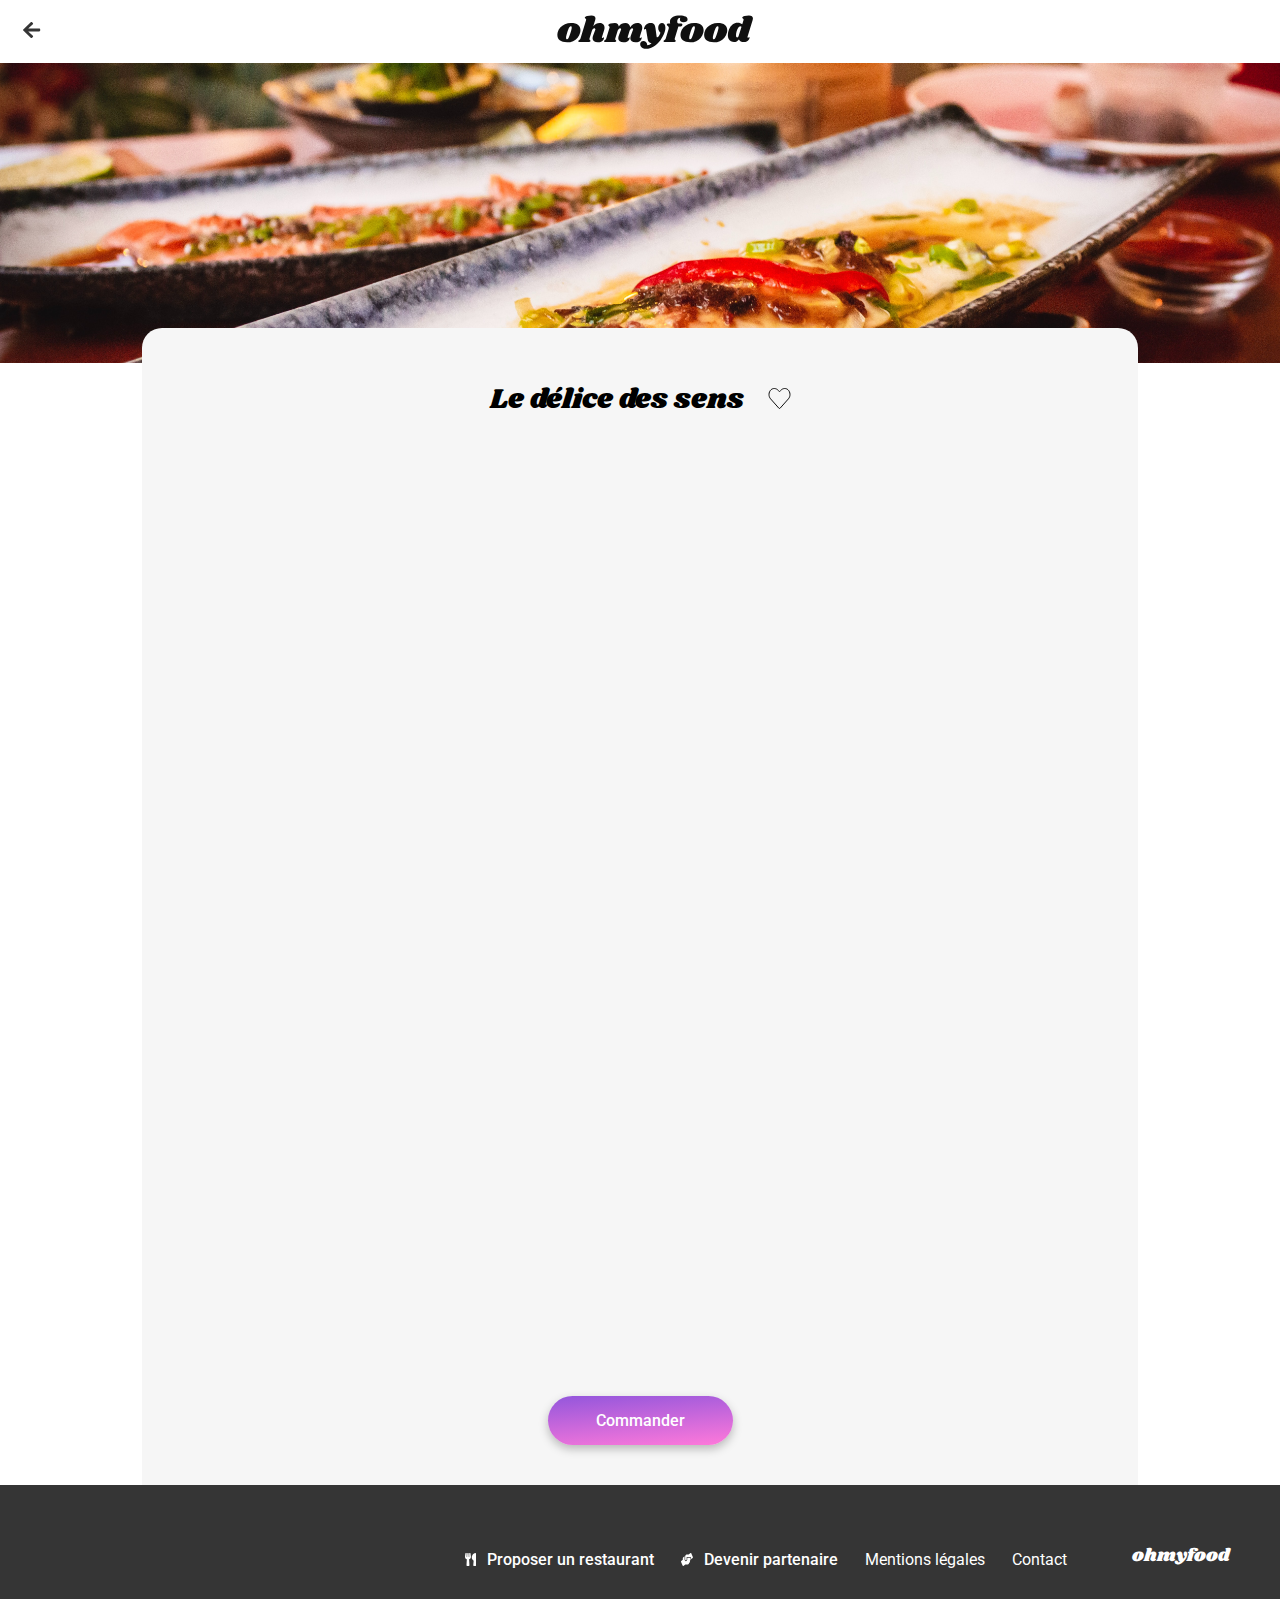
<file: restaurants-pages/le-delice-des-sens.html>
<!DOCTYPE html>
<html lang="fr">

<head>
    <meta charset="UTF-8">
    <meta name="viewport" content="width=device-width, initial-scale=1.0">
    <title>Le délice des sens</title>
    <!-- Font Shrikhand-->
    <link rel="preconnect" href="https://fonts.googleapis.com">
    <link rel="preconnect" href="https://fonts.gstatic.com" crossorigin>
    <link href="https://fonts.googleapis.com/css2?family=Shrikhand&display=swap" rel="stylesheet">
    <!-- Font Roboto-->
    <link rel="preconnect" href="https://fonts.googleapis.com">
    <link rel="preconnect" href="https://fonts.gstatic.com" crossorigin>
    <link href="https://fonts.googleapis.com/css2?family=Roboto:wght@300;400;500&display=swap" rel="stylesheet">
    <!--CSS-->
    <link rel="stylesheet" href="../CSS/main-restaurant.css">
</head>

<body>
    <header class="header--page">
        <div class="header--page__goback">
            <a href="../index.html">
                <img class="header__goback__img" src="../assets/images/icons/goback-icon.svg" alt="Retour">
            </a>
        </div>

        <div class="header__logo header__logo--page">
            <img class="header__logo__img" src="../assets/images/logo/ohmyfood@2x.svg" alt="Logo Ohmyfood">
        </div>
    </header>

    <div class="banner">
        <img class="banner__img" src="../assets/images/restaurants/louis-hansel-shotsoflouis-qNBGVyOCY8Q-unsplash.jpg"
            alt="Bannière du restaurant">
    </div>
    <section class="menu">
        <div class="menu__header">
            <h1 class="menu__header__title">Le délice des sens</h1>
            <button class="menu__header__heart-btn heart-btn"><svg class="menu__header__heart-btn__icon heart-btn__icon"
                    xmlns="http://www.w3.org/2000/svg" width="23" height="21" viewBox="0 0 23 21" fill="none">
                    <path
                        d="M10.2797 2.40514L10.2802 2.40576L11.1267 3.35732L11.5003 3.77727L11.8739 3.35732L12.7203 2.40576L12.7206 2.40551C14.7223 0.15233 17.9032 -0.16945 20.024 1.80187C22.5183 4.1243 22.6557 8.32326 20.412 10.8492L20.4119 10.8493L12.0976 20.2148C12.0975 20.2149 12.0975 20.2149 12.0975 20.2149C11.7593 20.5955 11.237 20.5955 10.8988 20.2149C10.8988 20.2149 10.8987 20.2149 10.8987 20.2148L2.58455 10.8495C0.344816 8.32357 0.482213 4.1245 2.9764 1.80201C5.09737 -0.16965 8.28247 0.152585 10.2797 2.40514Z"
                        stroke="#101010" />
                    <path class="heart-fill"
                        d="M10.2797 2.40514L10.2802 2.40576L11.1267 3.35732L11.5003 3.77727L11.8739 3.35732L12.7203 2.40576L12.7206 2.40551C14.7223 0.15233 17.9032 -0.16945 20.024 1.80187C22.5183 4.1243 22.6557 8.32326 20.412 10.8492L20.4119 10.8493L12.0976 20.2148C12.0975 20.2149 12.0975 20.2149 12.0975 20.2149C11.7593 20.5955 11.237 20.5955 10.8988 20.2149C10.8988 20.2149 10.8987 20.2149 10.8987 20.2148L2.58455 10.8495C0.344816 8.32357 0.482213 4.1245 2.9764 1.80201C5.09737 -0.16965 8.28247 0.152585 10.2797 2.40514Z"
                        fill="url(#btn-gradient)" stroke="url(#btn-gradient)" />
                </svg></button>
        </div>

        <div class="menu__div div__starter">
            <h2 class="menu__div__title">Entrées</h2>
            <article class="menu__div__article">
                <div class="menu__div__article__div">
                    <h3 class="menu__div__article__title">Tartare de thon</h3>
                    <div class="menu__div__article__text">
                        <p class="menu__div__article__text__t">Assaisonné au yuzu</p>
                        <p class="menu__div__article__text__p">25€</p>
                    </div>
                </div>
                <div class="menu__checkbox">
                    <img class="menu__checkbox__icon" src="../assets/images/icons/valid-icon.svg" alt="Article coché">
                </div>
            </article>

            <article class="menu__div__article">
                <div class="menu__div__article__div">
                    <h3 class="menu__div__article__title">Bouchée de homard croustillant</h3>
                    <div class="menu__div__article__text">
                        <p class="menu__div__article__text__t">Et sa farandole de petits légumes</p>
                        <p class="menu__div__article__text__p">35€</p>
                    </div>
                </div>
                <div class="menu__checkbox">
                    <img class="menu__checkbox__icon" src="../assets/images/icons/valid-icon.svg" alt="Article coché">
                </div>
            </article>
            <article class="menu__div__article">
                <div class="menu__div__article__div">
                    <h3 class="menu__div__article__title">Poulet rôti aux herbes de Provence</h3>
                    <div class="menu__div__article__text">
                        <p class="menu__div__article__text__t">Et sa crème de truffe</p>
                        <p class="menu__div__article__text__p">40€</p>
                    </div>
                </div>
                <div class="menu__checkbox">
                    <img class="menu__checkbox__icon" src="../assets/images/icons/valid-icon.svg" alt="Article coché">
                </div>
            </article>
        </div>

        <div class="menu__div div__main">
            <h2 class="menu__div__title">Plats</h2>
            <article class="menu__div__article">
                <div class="menu__div__article__div">
                    <h3 class="menu__div__article__title">Poulet rôti aux herbes de Provence</h3>
                    <div class="menu__div__article__text">
                        <p class="menu__div__article__text__t">Et sa crème de truffe</p>
                        <p class="menu__div__article__text__p">40€</p>
                    </div>
                </div>
                <div class="menu__checkbox">
                    <img class="menu__checkbox__icon" src="../assets/images/icons/valid-icon.svg" alt="Article coché">
                </div>
            </article>
            <article class="menu__div__article">
                <div class="menu__div__article__div">
                    <h3 class="menu__div__article__title">Langouste rôtie</h3>
                    <div class="menu__div__article__text">
                        <p class="menu__div__article__text__t">Et ses légumes de saison</p>
                        <p class="menu__div__article__text__p">35€</p>
                    </div>
                </div>
                <div class="menu__checkbox">
                    <img class="menu__checkbox__icon" src="../assets/images/icons/valid-icon.svg" alt="Article coché">
                </div>
            </article>
            <article class="menu__div__article">
                <div class="menu__div__article__div">
                    <h3 class="menu__div__article__title">Côte de bœuf Angus </h3>
                    <div class="menu__div__article__text">
                        <p class="menu__div__article__text__t">Et sa purée de panais</p>
                        <p class="menu__div__article__text__p">44€</p>
                    </div>
                </div>
                <div class="menu__checkbox">
                    <img class="menu__checkbox__icon" src="../assets/images/icons/valid-icon.svg" alt="Article coché">
                </div>
            </article>
        </div>

        <div class="menu__div div__dessert">
            <h2 class="menu__div__title">Desserts</h2>
            <article class="menu__div__article">
                <div class="menu__div__article__div">
                    <h3 class="menu__div__article__title">Œuf au plat</h3>
                    <div class="menu__div__article__text">
                        <p class="menu__div__article__text__t">Assaisonné à la truffe sur lit de caviar</p>
                        <p class="menu__div__article__text__p">76€</p>
                    </div>
                </div>
                <div class="menu__checkbox">
                    <img class="menu__checkbox__icon" src="../assets/images/icons/valid-icon.svg" alt="Article coché">
                </div>
            </article>
            <article class="menu__div__article">
                <div class="menu__div__article__div">
                    <h3 class="menu__div__article__title">Crème brulée</h3>
                    <div class="menu__div__article__text">
                        <p class="menu__div__article__text__t">Revisitée</p>
                        <p class="menu__div__article__text__p">22€</p>
                    </div>
                </div>
                <div class="menu__checkbox">
                    <img class="menu__checkbox__icon" src="../assets/images/icons/valid-icon.svg" alt="Article coché">
                </div>
            </article>
            <article class="menu__div__article">
                <div class="menu__div__article__div">
                    <h3 class="menu__div__article__title">Tiramisu</h3>
                    <div class="menu__div__article__text">
                        <p class="menu__div__article__text__t">À la noisette</p>
                        <p class="menu__div__article__text__p">23€</p>
                    </div>
                </div>
                <div class="menu__checkbox">
                    <img class="menu__checkbox__icon" src="../assets/images/icons/valid-icon.svg" alt="Article coché">
                </div>
            </article>
        </div>
        <button class="btn-action btn-action--order">Commander</button>
    </section>

    <footer class="footer">
        <h3 class="footer__logo">ohmyfood</h3>
        <ul class="footer__list">
            <li class="footer__list__component"><img class="footer__list__component__icon"
                    src="../assets/images/icons/fork-icon.svg" alt="icone fourchette" aria-hidden="true">
                <a href="#" class="footer__list__component__text footer__list__component__text--bold">Proposer un
                    restaurant
                </a>
            </li>
            <li class="footer__list__component"><img class="footer__list__component__icon"
                    src="../assets/images/icons/partner-icon.svg" alt="icone partenaire" aria-hidden="true">
                <a href="#" class="footer__list__component__text footer__list__component__text--bold">Devenir
                    partenaire</a>
            </li>
            <li class="footer__list__component">
                <a href="#" class="footer__list__component__text">Mentions légales</a>
            </li>
            <li class="footer__list__component">
                <a href="mailto:contact@ohmyfood.com" class="footer__list__component__text">Contact</a>
            </li>
        </ul>

    </footer>

    <!--SVG gradient-->
    <svg style="width:0;height:0;position:absolute;" aria-hidden="true" focusable="false">
        <linearGradient id="btn-gradient" x1="46%" y1="0%" x2="54%" y2="100%">

            <stop offset="0%" style="stop-color:rgb(147,86,220);stop-opacity:1.00" />
            <stop offset="100%" style="stop-color:rgb(255,121,218);stop-opacity:1.00" />

        </linearGradient>
    </svg>
    <!---->
</body>

</html>
</file>
<file: CSS/main-index.css>
* {
  text-decoration: none;
  padding: 0;
  margin: 0;
  list-style: none;
  list-style-type: none;
}

body {
  display: flex;
  flex-direction: column;
  place-content: center;
}

* {
  font-family: "Roboto", sans-serif;
  color: black;
}

.font-family-titles {
  font-family: "Shrikhand", cursive;
  font-size: 28px;
  font-weight: 400;
}

.main-container {
  max-width: 1440px;
  width: 100%;
  display: flex;
  flex-direction: column;
  margin: auto;
}

@keyframes bars {
  0% {
    transform: scaleY(0.5);
    opacity: 1;
  }
  100% {
    transform: scaleY(1);
    opacity: 0;
  }
}
@keyframes visible-loader {
  from {
    visibility: visible;
  }
  to {
    visibility: hidden;
  }
}
@keyframes fadeIn {
  from {
    opacity: 0;
  }
  to {
    opacity: 1;
  }
}
@keyframes checked {
  from {
    width: 0;
  }
  to {
    width: 60px;
  }
}
@keyframes unchecked {
  from {
    width: 60px;
    visibility: visible;
  }
  to {
    width: 0;
    visibility: hidden;
  }
}
.btn-action {
  background: linear-gradient(175deg, #9356DC 0%, #FF79DA 100%);
  padding: 13px 19px;
  -webkit-appearance: none;
     -moz-appearance: none;
          appearance: none;
  border: none;
  border-radius: 25px;
  box-shadow: 0px 4px 10px 0px rgba(0, 0, 0, 0.25);
  color: white;
  font-size: 16px;
  font-weight: 500;
}
.btn-action--order {
  padding: 15px 48px;
  margin: auto;
}

.btn-action {
  transition: all 1000ms ease;
}
.btn-action:hover {
  filter: brightness(1.2);
  -webkit-filter: brightness(1.2);
}

.heart-btn {
  -webkit-appearance: none;
     -moz-appearance: none;
          appearance: none;
  background-color: transparent;
  border: none;
}

.heart-btn__icon .heart-fill {
  transform: scale(0);
  transition-property: transform;
  transform-origin: center;
  transition-duration: 1s;
  transition-timing-function: ease-in-out;
}

.heart-btn__icon:hover .heart-fill {
  transform: scale(1);
}

.container-loader {
  display: flex;
  visibility: hidden;
  justify-content: center;
  align-items: center;
  width: 100vw;
  height: 100vh;
  position: fixed;
  z-index: 100;
  top: 0;
  background-color: #F6F6F6;
  animation: visible-loader 3000ms;
  animation-delay: 250ms;
}
.container-loader__loader {
  width: 50vw;
  height: 30vh;
  display: flex;
  justify-content: center;
  gap: 20px;
}
.container-loader__loader__bar {
  background: linear-gradient(175deg, #9356DC 0%, #FF79DA 100%);
  opacity: 0;
  height: 100%;
  width: 5vw;
  animation-name: bars;
  animation-duration: 1000ms;
  animation-fill-mode: backwards;
  animation-iteration-count: 3;
  animation-direction: alternate-reverse;
  animation-timing-function: ease-in-out;
}
.container-loader__loader__bar--1 {
  animation-delay: 250ms;
}
.container-loader__loader__bar--2 {
  animation-delay: 500ms;
}
.container-loader__loader__bar--3 {
  animation-delay: 750ms;
}
.container-loader__loader__bar--4 {
  animation-delay: 1000ms;
}

/***************header all pages*************/
.header {
  width: 100%;
  display: flex;
  flex-direction: column;
  justify-content: center;
  align-items: center;
}
.header__logo {
  width: 100%;
  height: 63px;
  display: flex;
  justify-content: center;
  align-items: center;
  box-shadow: 0px 2px 4px 0px rgba(0, 0, 0, 0.15);
  position: relative;
  z-index: 2;
}
@media (min-width: 1024px) {
  .header__logo {
    box-shadow: none;
  }
}

/***************footer all pages*************/
.footer {
  display: flex;
  flex-direction: column;
  justify-content: center;
  align-items: flex-start;
  gap: 16px;
  padding: 22px 25px;
  background-color: #353535;
}
@media (min-width: 1024px) {
  .footer {
    flex-direction: row-reverse;
    justify-content: flex-start;
    align-items: flex-end;
    gap: 30px;
    padding: 30px 25px;
    height: 54px;
  }
}
.footer__logo {
  color: white;
  font-family: "Shrikhand", cursive;
  font-size: 18px;
  font-weight: 400;
}
@media (min-width: 1024px) {
  .footer__logo {
    margin: 0 25px;
  }
}
.footer__list {
  display: flex;
  flex-direction: column;
  justify-content: center;
  width: 100%;
  gap: 7px;
}
@media (min-width: 1024px) {
  .footer__list {
    flex-direction: row;
    justify-content: flex-end;
    align-items: center;
  }
}
.footer__list__component {
  display: flex;
  gap: 11px;
}
@media (min-width: 1024px) {
  .footer__list__component {
    padding: 0 10px;
  }
}
.footer__list__component__text {
  color: white;
  font-size: 16px;
  font-weight: 400;
}
.footer__list__component__text--bold {
  font-weight: 500;
}

/*Header-homepage*/
.header__location {
  display: flex;
  justify-content: center;
  align-items: center;
  width: 100%;
  height: 50px;
  gap: 17px;
  background-color: #EAEAEA;
  position: relative;
  z-index: 1;
}
.header__location__text {
  font-size: 16px;
  color: #353535;
  font-weight: 500;
}

/*Presentation-homepage*/
.homepage-presentation {
  display: flex;
  flex-direction: column;
  justify-content: center;
  align-items: center;
  background: #F6F6F6;
  padding: 39px 0 57px;
}
@media (min-width: 1024px) {
  .homepage-presentation {
    gap: 18px;
    padding: 30px 0;
  }
}
.homepage-presentation__h1 {
  padding: 0 50px;
  text-align: center;
  font-size: 24px;
  font-weight: 700;
}
@media (min-width: 1024px) {
  .homepage-presentation__h1 {
    font-size: 40px;
  }
}
.homepage-presentation__subtitle {
  padding: 0 30px 30px;
  text-align: center;
  font-size: 18px;
  font-weight: 300;
  color: #353535;
}
@media (min-width: 1024px) {
  .homepage-presentation__subtitle {
    padding: 0;
  }
}

/*Instruction section -homepage*/
@media (min-width: 1024px) {
  .instruction-section {
    margin: auto;
  }
}

.instructions {
  display: flex;
  flex-direction: column;
  justify-content: center;
  align-items: flex-start;
  padding: 48px 20px 0;
  margin-bottom: 68px;
}
@media (min-width: 1024px) {
  .instructions {
    padding: 50px 0;
    margin-bottom: 0;
    margin: auto;
  }
}
.instructions__title {
  margin-bottom: 25px;
  font-size: 24px;
  font-weight: 700;
}
.instructions__list {
  display: flex;
  box-sizing: border-box;
  flex-direction: column;
  justify-content: center;
  align-items: center;
  gap: 25px;
  width: 100%;
  padding-left: 10px;
}
@media (min-width: 1024px) {
  .instructions__list {
    flex-direction: row;
  }
}
.instructions__list__component {
  position: relative;
  box-sizing: border-box;
  display: flex;
  justify-content: flex-start;
  align-items: center;
  width: 100%;
  padding: 29px 38px 29px 0;
  border-radius: 20px;
  background-color: #F6F6F6;
  box-shadow: 0px 4px 15px 0px rgba(0, 0, 0, 0.15);
}
@media (min-width: 1024px) {
  .instructions__list__component {
    width: auto;
  }
}
.instructions__list__component__numbers {
  position: absolute;
  left: -10px;
  display: flex;
  border-radius: 50%;
  width: 24px;
  height: 24px;
  background-color: #9356DC;
  justify-content: center;
  align-items: center;
  font-size: 14.182px;
  font-weight: 500;
  color: #F6F6F6;
}
.instructions__list__component__icon {
  margin-left: 33px;
}
.instructions__list__component__text {
  margin-left: 24px;
  font-size: 16px;
  font-weight: 500;
}

/*Restaurant -homepage*/
.restaurant-section {
  padding: 54px 20px 66px;
  background-color: #F6F6F6;
}
@media (min-width: 1024px) {
  .restaurant-section {
    padding: 30px 0;
    display: flex;
    justify-content: center;
    align-items: center;
  }
}

.restaurant {
  display: flex;
  flex-direction: column;
  justify-content: center;
  align-items: flex-start;
  width: 100%;
}
@media (min-width: 1024px) {
  .restaurant {
    gap: 28px;
    margin: auto;
    box-sizing: border-box;
    width: auto;
    padding: 0 15px;
  }
}
.restaurant__title {
  margin-bottom: 23px;
  font-size: 24px;
  font-weight: 700;
}
@media (min-width: 1024px) {
  .restaurant__title {
    margin-bottom: 0;
    box-sizing: border-box;
  }
}
.restaurant__container {
  display: flex;
  flex-direction: column;
  justify-content: center;
  align-items: center;
  margin: auto;
  width: 95%;
}
@media (min-width: 1024px) {
  .restaurant__container {
    flex-direction: row;
    justify-content: space-between;
    align-items: center;
    flex-wrap: wrap;
    gap: 50px;
  }
}
.restaurant__container__card {
  position: relative;
  box-sizing: border-box;
  display: flex;
  flex-direction: column;
  justify-content: center;
  width: 100%;
  margin-bottom: 18px;
  background-color: white;
  border-radius: 15px;
}
@media (min-width: 1024px) {
  .restaurant__container__card {
    flex-basis: 45%;
    width: auto;
  }
}
.restaurant__container__card__img {
  position: relative;
  box-sizing: border-box;
  -o-object-fit: cover;
     object-fit: cover;
  width: 100%;
  height: 40vw;
  max-height: 200px;
  border-top-left-radius: 20px;
  border-top-right-radius: 20px;
  z-index: 1;
}
.restaurant__container__card__nametag-new {
  position: absolute;
  right: 15px;
  top: 15px;
  z-index: 2;
  background-color: #99E2D0;
  color: #008766;
  padding: 7px 9px;
  border-radius: 2px;
  box-shadow: 0px 2px 4px 0px rgba(0, 0, 0, 0.15);
}
.restaurant__container__card__title {
  margin: 13px 0 5px 13px;
  font-size: 18px;
  font-weight: 700;
}
.restaurant__container__card__subtitle {
  margin: 0 0 12px 13px;
  font-size: 17px;
  font-weight: 300;
}
.restaurant__container__card__heart-btn {
  position: absolute;
  right: 15px;
  bottom: 25px;
}/*# sourceMappingURL=main-index.css.map */
</file>
<file: CSS/main-restaurant.css>
* {
  text-decoration: none;
  padding: 0;
  margin: 0;
  list-style: none;
  list-style-type: none;
}

body {
  display: flex;
  flex-direction: column;
  place-content: center;
}

* {
  font-family: "Roboto", sans-serif;
  color: black;
}

.font-family-titles {
  font-family: "Shrikhand", cursive;
  font-size: 28px;
  font-weight: 400;
}

.main-container {
  max-width: 1440px;
  width: 100%;
  display: flex;
  flex-direction: column;
  margin: auto;
}

@keyframes bars {
  0% {
    transform: scaleY(0.5);
    opacity: 1;
  }
  100% {
    transform: scaleY(1);
    opacity: 0;
  }
}
@keyframes visible-loader {
  from {
    visibility: visible;
  }
  to {
    visibility: hidden;
  }
}
@keyframes fadeIn {
  from {
    opacity: 0;
  }
  to {
    opacity: 1;
  }
}
@keyframes checked {
  from {
    width: 0;
  }
  to {
    width: 60px;
  }
}
@keyframes unchecked {
  from {
    width: 60px;
    visibility: visible;
  }
  to {
    width: 0;
    visibility: hidden;
  }
}
.btn-action {
  background: linear-gradient(175deg, #9356DC 0%, #FF79DA 100%);
  padding: 13px 19px;
  -webkit-appearance: none;
     -moz-appearance: none;
          appearance: none;
  border: none;
  border-radius: 25px;
  box-shadow: 0px 4px 10px 0px rgba(0, 0, 0, 0.25);
  color: white;
  font-size: 16px;
  font-weight: 500;
}
.btn-action--order {
  padding: 15px 48px;
  margin: auto;
}

.btn-action {
  transition: all 1000ms ease;
}
.btn-action:hover {
  filter: brightness(1.2);
  -webkit-filter: brightness(1.2);
}

.heart-btn {
  -webkit-appearance: none;
     -moz-appearance: none;
          appearance: none;
  background-color: transparent;
  border: none;
}

.heart-btn__icon .heart-fill {
  transform: scale(0);
  transition-property: transform;
  transform-origin: center;
  transition-duration: 1s;
  transition-timing-function: ease-in-out;
}

.heart-btn__icon:hover .heart-fill {
  transform: scale(1);
}

.container-loader {
  display: flex;
  visibility: hidden;
  justify-content: center;
  align-items: center;
  width: 100vw;
  height: 100vh;
  position: fixed;
  z-index: 100;
  top: 0;
  background-color: #F6F6F6;
  animation: visible-loader 3000ms;
  animation-delay: 250ms;
}
.container-loader__loader {
  width: 50vw;
  height: 30vh;
  display: flex;
  justify-content: center;
  gap: 20px;
}
.container-loader__loader__bar {
  background: linear-gradient(175deg, #9356DC 0%, #FF79DA 100%);
  opacity: 0;
  height: 100%;
  width: 5vw;
  animation-name: bars;
  animation-duration: 1000ms;
  animation-fill-mode: backwards;
  animation-iteration-count: 3;
  animation-direction: alternate-reverse;
  animation-timing-function: ease-in-out;
}
.container-loader__loader__bar--1 {
  animation-delay: 250ms;
}
.container-loader__loader__bar--2 {
  animation-delay: 500ms;
}
.container-loader__loader__bar--3 {
  animation-delay: 750ms;
}
.container-loader__loader__bar--4 {
  animation-delay: 1000ms;
}

/***************header all pages*************/
.header {
  width: 100%;
  display: flex;
  flex-direction: column;
  justify-content: center;
  align-items: center;
}
.header__logo {
  width: 100%;
  height: 63px;
  display: flex;
  justify-content: center;
  align-items: center;
  box-shadow: 0px 2px 4px 0px rgba(0, 0, 0, 0.15);
  position: relative;
  z-index: 2;
}
@media (min-width: 1024px) {
  .header__logo {
    box-shadow: none;
  }
}

/***************footer all pages*************/
.footer {
  display: flex;
  flex-direction: column;
  justify-content: center;
  align-items: flex-start;
  gap: 16px;
  padding: 22px 25px;
  background-color: #353535;
}
@media (min-width: 1024px) {
  .footer {
    flex-direction: row-reverse;
    justify-content: flex-start;
    align-items: flex-end;
    gap: 30px;
    padding: 30px 25px;
    height: 54px;
  }
}
.footer__logo {
  color: white;
  font-family: "Shrikhand", cursive;
  font-size: 18px;
  font-weight: 400;
}
@media (min-width: 1024px) {
  .footer__logo {
    margin: 0 25px;
  }
}
.footer__list {
  display: flex;
  flex-direction: column;
  justify-content: center;
  width: 100%;
  gap: 7px;
}
@media (min-width: 1024px) {
  .footer__list {
    flex-direction: row;
    justify-content: flex-end;
    align-items: center;
  }
}
.footer__list__component {
  display: flex;
  gap: 11px;
}
@media (min-width: 1024px) {
  .footer__list__component {
    padding: 0 10px;
  }
}
.footer__list__component__text {
  color: white;
  font-size: 16px;
  font-weight: 400;
}
.footer__list__component__text--bold {
  font-weight: 500;
}

/*Header-restaurant pages*/
.header--page {
  width: 100%;
  display: flex;
  justify-content: center;
  align-items: center;
}
.header--page__goback {
  position: relative;
  left: 17px;
  z-index: 200;
}

.header__logo--page {
  box-shadow: none;
  position: relative;
  z-index: 1;
}

.banner {
  width: 100%;
  height: 300px;
  overflow: hidden;
}
.banner__img {
  width: 100%;
  height: 100%;
  -o-object-fit: cover;
     object-fit: cover;
}

.menu {
  display: flex;
  flex-direction: column;
  align-items: flex-start;
  position: relative;
  top: -35px;
  background-color: #F6F6F6;
  border-top-left-radius: 20px;
  border-top-right-radius: 20px;
  padding: 32px 13px 40px;
  gap: 40px;
  margin-bottom: -35px;
}
@media (min-width: 1024px) {
  .menu {
    max-width: 1055px;
    width: 45%;
    margin: 0 auto -35px;
    padding: 51px 210px 40px;
  }
}
.menu__header, .menu__div {
  margin: auto;
}
.menu__header {
  display: flex;
  justify-content: center;
  align-items: center;
  gap: 24px;
}
.menu__header__title {
  font-size: 28px;
  font-family: "Shrikhand", cursive;
  font-weight: 400;
}
.menu__div {
  display: flex;
  flex-direction: column;
  gap: 12px;
  opacity: 0;
  width: 100%;
  /*for the transition when the page load*/
}
.menu__div__title {
  font-size: 16px;
  font-weight: 300;
  padding-bottom: 5px;
  border-bottom: solid #99E2D0 2px;
  width: 40px;
}
.menu__div__article {
  display: flex;
  justify-content: space-between;
  background-color: white;
  border-radius: 15px;
  padding: 15px;
  overflow: hidden;
}
.menu__div__article__div {
  display: flex;
  flex-direction: column;
  flex-grow: 1;
  white-space: nowrap;
  overflow: hidden;
  text-overflow: ellipsis;
  flex-shrink: 2;
}
.menu__div__article__title {
  font-size: 18px;
  font-weight: 500;
  white-space: nowrap;
  overflow: hidden;
  text-overflow: ellipsis;
}
.menu__div__article__text {
  display: flex;
  justify-content: space-between;
  align-items: center;
  white-space: nowrap;
  overflow: hidden;
}
.menu__div__article__text__t {
  font-size: 15px;
  font-weight: 300;
  white-space: nowrap;
  overflow: hidden;
  text-overflow: ellipsis;
  margin-right: 15px;
}
.menu__div__article__text__p {
  font-size: 15px;
  font-weight: 700;
}
.menu__checkbox {
  display: flex;
  justify-content: center;
  align-items: center;
  width: 0;
  height: 70px;
  border-top-right-radius: 15px;
  border-bottom-right-radius: 15px;
  background-color: #99E2D0;
  margin: -15px -15px -15px 15px;
  animation-name: unchecked;
  animation-timing-function: ease-in-out;
  animation-duration: 1s;
  animation-fill-mode: backwards;
  visibility: hidden;
  flex-shrink: 0;
}

.div__starter {
  animation: fadeIn;
  animation-timing-function: ease-in-out;
  animation-duration: 1s;
  animation-delay: 1s;
  animation-fill-mode: forwards;
}
.div__main {
  animation: fadeIn;
  animation-timing-function: ease-in-out;
  animation-duration: 1s;
  animation-delay: 2s;
  animation-fill-mode: forwards;
}
.div__dessert {
  animation: fadeIn;
  animation-timing-function: ease-in-out;
  animation-duration: 1s;
  animation-delay: 3s;
  animation-fill-mode: forwards;
}

.menu__div__article:hover .menu__checkbox {
  animation-name: checked;
  animation-timing-function: ease-in-out;
  animation-duration: 1s;
  animation-fill-mode: forwards;
  visibility: visible;
}/*# sourceMappingURL=main-restaurant.css.map */
</file>
